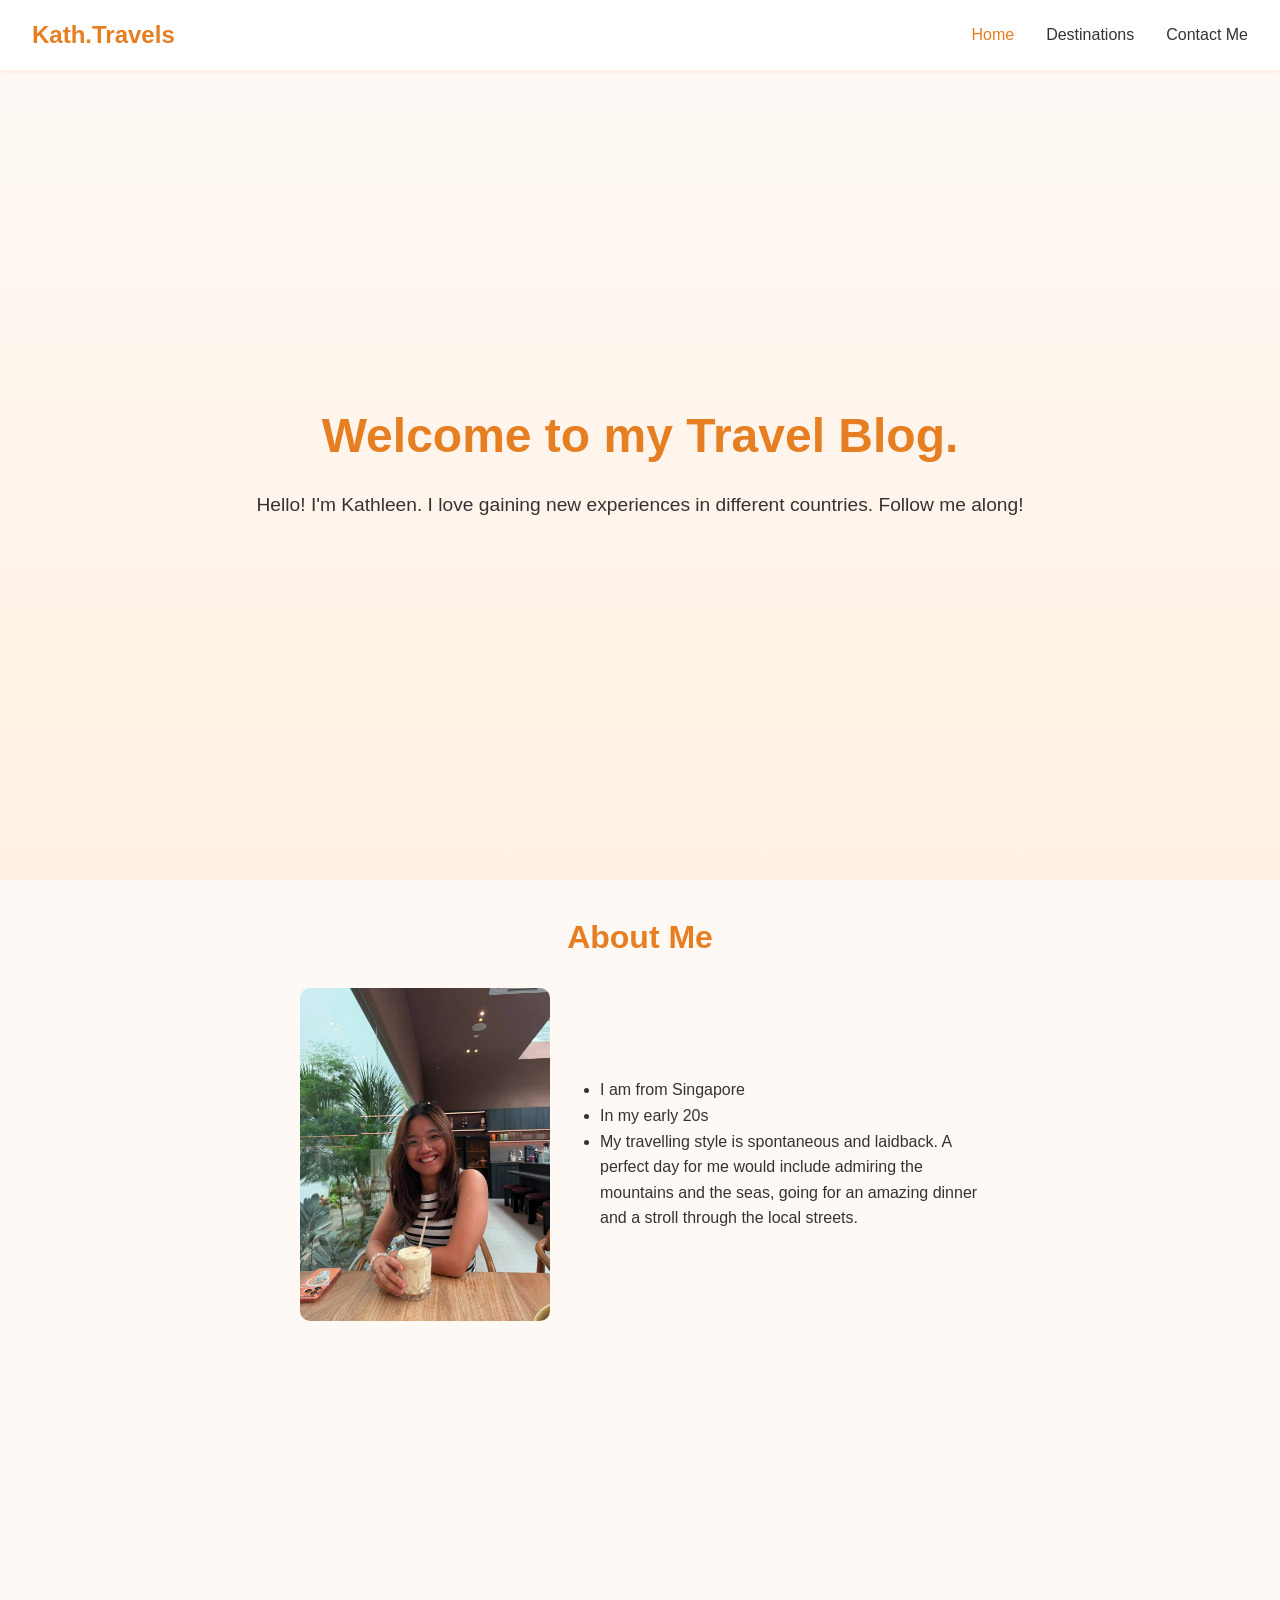
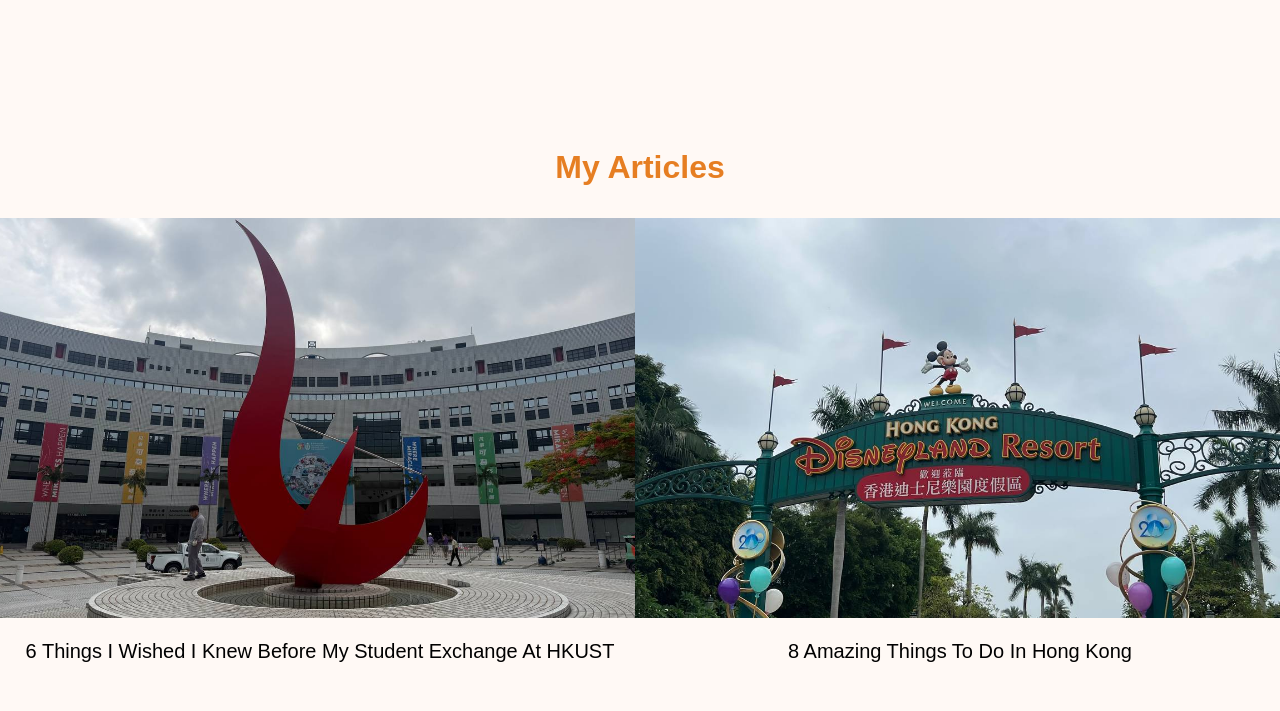
<file: index.html>
<!DOCTYPE html>
<html lang="en"> <!--Primary Content is English-->
<head><!--The head section contains metadata (data processed by browser and search engines that is not visible on the webpage)-->
    <meta charset="UTF-8"> <!--Character encoding scheme, prevents browser from rendering broken symbols-->
    <meta name="viewport" content="width=device-width, initial-scale=1.0"> <!--Mobile responsiveness-->
    <title>Kath.Travels</title>
    <link rel="stylesheet" href="style.css">
</head>

<body>
    <!--Navigation Bar in Desktop View-->
    <nav class="navbar">
    <a href="index.html" class="logo">Kath.Travels</a>

    <!--Menu-->

    <ul class="side-bar">
        <li onclick=hideSidebar() style="cursor:pointer"><svg xmlns="http://www.w3.org/2000/svg" height="24px" viewBox="0 -960 960 960" width="24px" fill="#black"><path d="m256-200-56-56 224-224-224-224 56-56 224 224 224-224 56 56-224 224 224 224-56 56-224-224-224 224Z"/></svg></li>
        <li><a href="index.html" class="active">Home</a></li>
        <li><a href="destinations.html">Destinations</a></li>
        <li><a href="contact.html">Contact Me</a></li>
       
    </ul>

    <ul class="nav-links">
        <li class = "hideOnMobile"><a href="index.html" class="active">Home</a></li>
        <li class = "hideOnMobile"><a href="destinations.html">Destinations</a></li>
        <li class = "hideOnMobile"><a href="contact.html">Contact Me</a></li>
        <li onclick=showSidebar() style="cursor:pointer" class="menubutton"><svg xmlns="http://www.w3.org/2000/svg" height="24px" viewBox="0 -960 960 960" width="24px" fill="black"><path d="M120-240v-80h720v80H120Zm0-200v-80h720v80H120Zm0-200v-80h720v80H120Z"/></svg></li>
    </ul>
    </nav>

    <section id="home-page">
        <!-- Home-Text -->
        <div id="home-text">
            <h1>Welcome to my Travel Blog.</h1>
            <p>Hello! I'm Kathleen. I love gaining new experiences in different countries. Follow me along! </p>
        </div>

        <!-- About Me -->
         <div id="about-me-content">
        <div id="about-me-title"><h2>About Me</h2></div>
        <div id="about-me">
            <img id="about-me-photo" src="image/Me.jpg">
            <ul id = about-me-points>
                <li>I am from Singapore</li>
                <li>In my early 20s</li>
                <li>My travelling style is spontaneous and laidback. A perfect day for me 
                    would include admiring the mountains and the seas, going for an amazing dinner
                    and a stroll through the local streets.</li>
            </ul>
        </div>
        </div>
    </section>

    <section id="articles">
        <h2>My Articles</h2>
        <div id="articles-showcase">
            <div class="article-set">
            <a href="hkust.html"><img src="image/HKUST.jpg" class="article-picture"></a>
            <h2>6 Things I Wished I Knew Before My Student Exchange At HKUST</h2>
            </div>

            <div class="article-set">
            <a href="hk-what-to-do.html"><img src="image/Disneyland.jpg" class="article-picture"></a>
            <h2>8 Amazing Things To Do In Hong Kong</h2>
            </div>
        <div>
    </section>
        <!-- Link your external JavaScript file here -->
    <script src="index.js"></script>

</body>
</file>
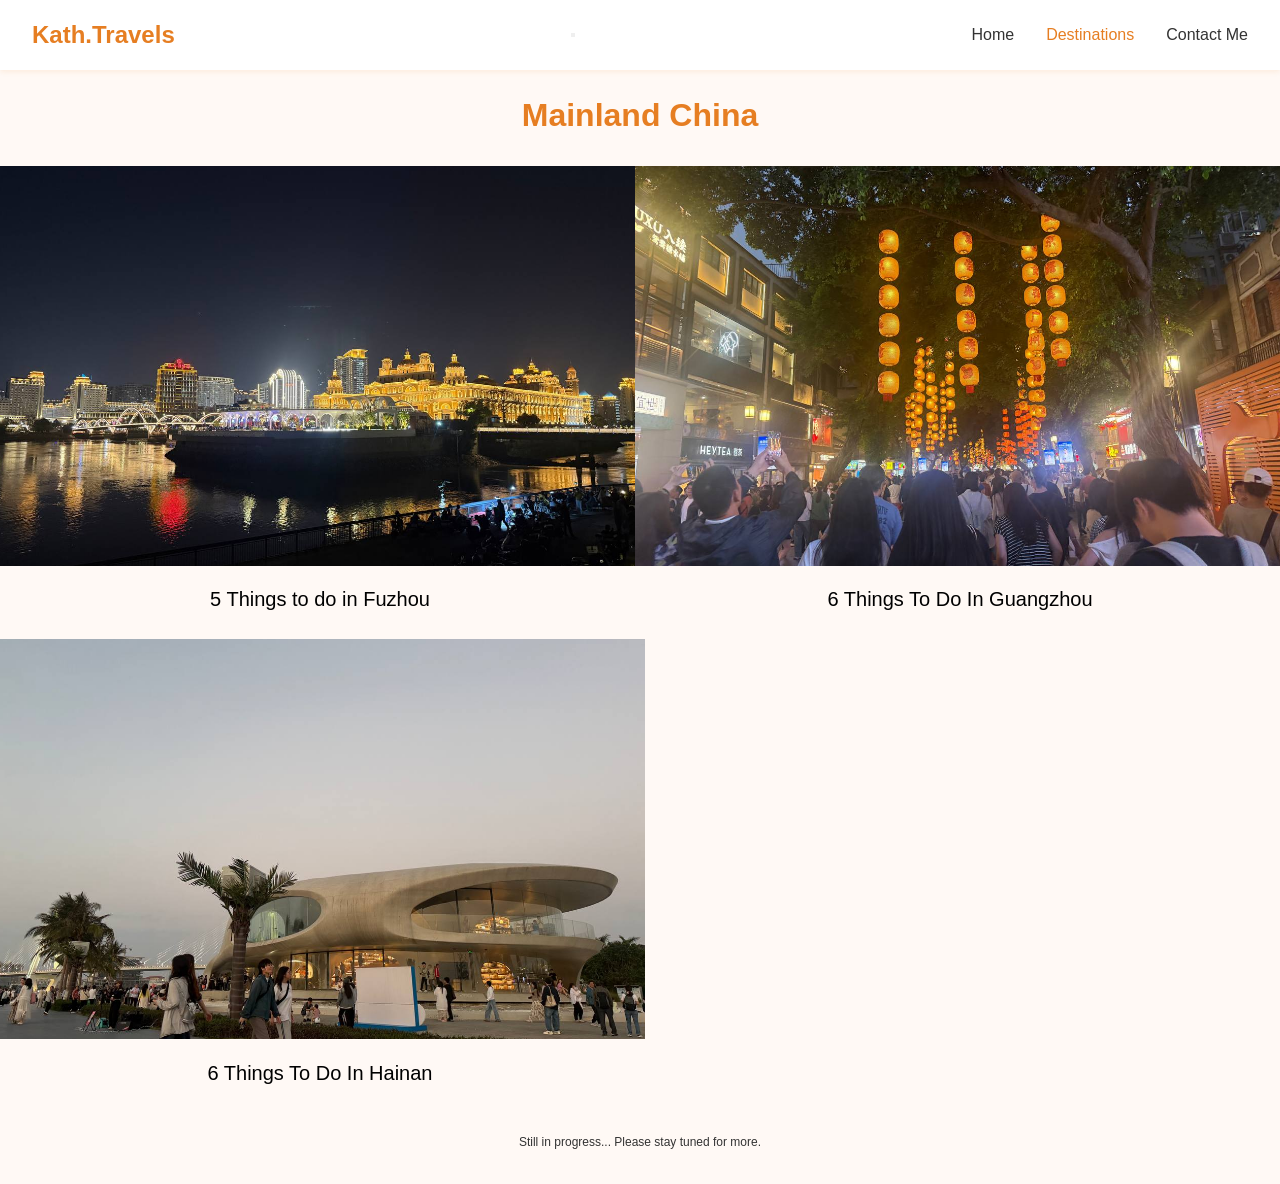
<file: china.html>
<!DOCTYPE html>
<html lang="en">
<head>
    <meta charset="UTF-8">
    <meta name="viewport" content="width=device-width, initial-scale=1.0">
    <title>Hong Kong</title>
    <link rel="stylesheet" href="style.css">
</head>
<body>
    <nav class="navbar">
        <a href="#" class="logo" onclick="switchSection('home-page')">Kath.Travels</a>

    <button class="menu-toggle" aria-label="Toggle navigation">
        <span class="bar"></span>
        <span class="bar"></span>
        <span class="bar"></span>
    </button>

        <ul class="nav-links">
            <li><a href="index.html" >Home</a></li>
            <li><a href="destinations.html"class="active" >Destinations</a></li>
            <li><a href="contact.html">Contact Me</a></li>
        </ul>
    </nav>

    <section id="articles">
        <h2>Mainland China</h2>
        <div id="articles-showcase">
            <div class="article-set">
            <a href="fuzhou.html"><img src="image/fuzhou-cover.jpg" class="article-picture"></a>
            <h2>5 Things to do in Fuzhou</h2>
            </div>

            <div class="article-set">
            <a href="guangzhou.html"><img src="image/guangzhou-cover.jpg" class="article-picture"></a>
            <h2>6 Things To Do In Guangzhou</h2>
            </div>

            <div class="article-set">
            <a href="hainan.html"><img src="image/hainan-cover.jpg" class="article-picture"></a>
            <h2>6 Things To Do In Hainan</h2>
            </div>
        <div>
    </section>

    <footer class="footer">
        <p>Still in progress... Please stay tuned for more.</p>
    </footer>   
    
    <script src="index.js"></script>
</body>
</html>
</file>
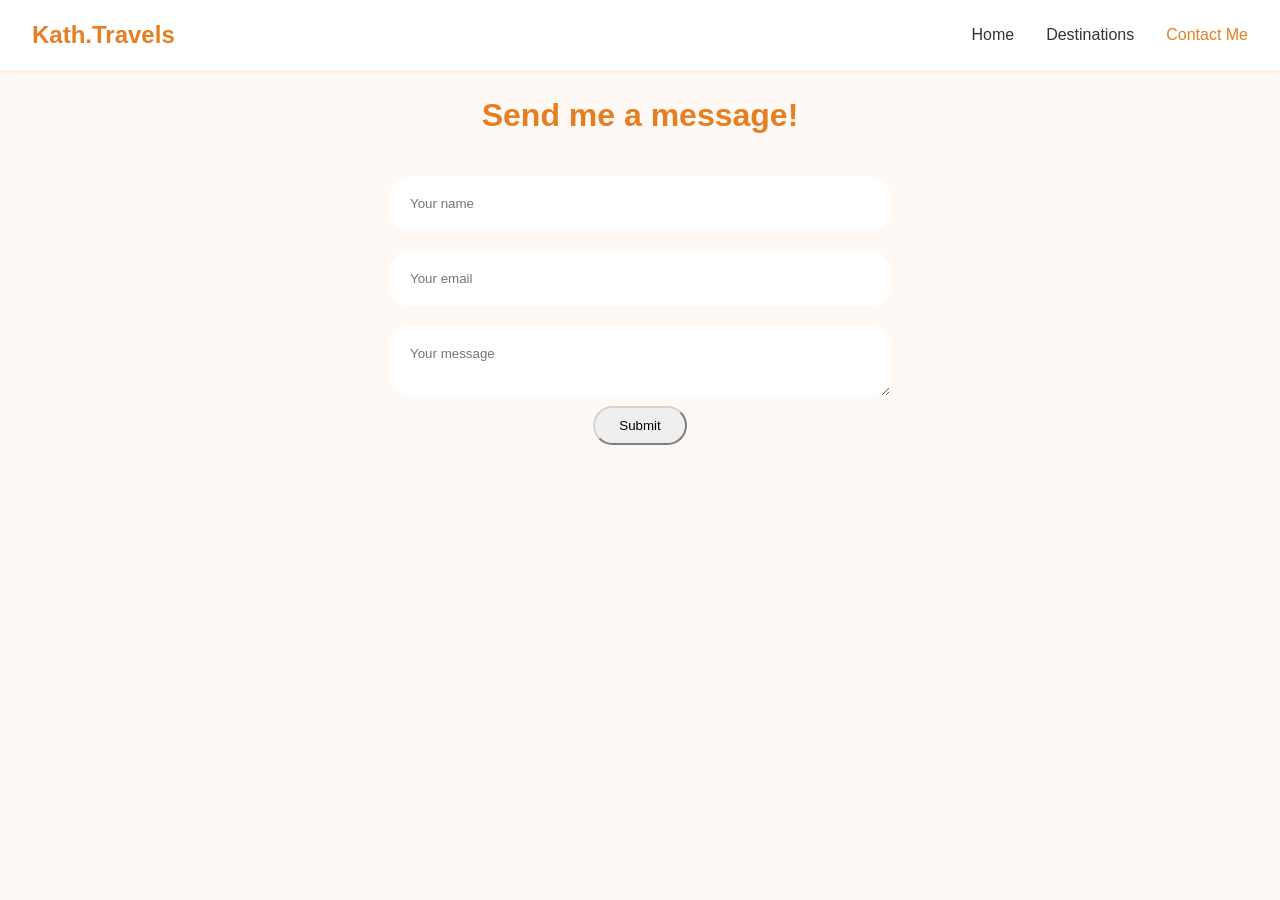
<file: contact.html>
<!DOCTYPE html>
<html lang="en"> <!--Primary Content is English-->
<head><!--The head section contains metadata (data processed by browser and search engines that is not visible on the webpage)-->
    <meta charset="UTF-8"> <!--Character encoding scheme, prevents browser from rendering broken symbols-->
    <meta name="viewport" content="width=device-width, initial-scale=1.0"> <!--Mobile responsiveness-->
    <title>Kath.Travels</title>
    <link rel="stylesheet" href="style.css">
</head>

<body>
    <!--Navigation Bar in Desktop View-->
    <nav class="navbar">
    <a href="index.html" class="logo">Kath.Travels</a>

    <!--Menu-->

    <ul class="side-bar">
        <li onclick=hideSidebar() style="cursor:pointer"><svg xmlns="http://www.w3.org/2000/svg" height="24px" viewBox="0 -960 960 960" width="24px" fill="#black"><path d="m256-200-56-56 224-224-224-224 56-56 224 224 224-224 56 56-224 224 224 224-56 56-224-224-224 224Z"/></svg></li>
        <li><a href="index.html" >Home</a></li>
        <li><a href="destinations.html" >Destinations</a></li>
        <li><a href="contact.html" class="active">Contact Me</a></li>
       
    </ul>

    <ul class="nav-links">
        <li class = "hideOnMobile"><a href="index.html">Home</a></li>
        <li class = "hideOnMobile"><a href="destinations.html">Destinations</a></li>
        <li class = "hideOnMobile"><a href="contact.html" class="active">Contact Me</a></li>
        <li onclick=showSidebar() style="cursor:pointer" class="menubutton"><svg xmlns="http://www.w3.org/2000/svg" height="24px" viewBox="0 -960 960 960" width="24px" fill="black"><path d="M120-240v-80h720v80H120Zm0-200v-80h720v80H120Zm0-200v-80h720v80H120Z"/></svg></li>
    </ul>
    </nav>

    <div class="contact">
        <form action="https://api.web3forms.com/submit" method="POST" class="form">
            <input type="hidden" name="access_key" value="60d6ff5a-426a-421f-bd92-e056dc4e4431">
            <h2>Send me a message!</h2>
            <input type="text" name="name" placeholder="Your name" class="contact-inputs" required>
            <input type="email" name="email" placeholder="Your email" class="contact-inputs" required>
            <textarea name = "message" placeholder="Your message" class="contact-inputs" required></textarea>
            <button class="button" type="submit">Submit</button>
        </form> 
    </div>

</body>
    <script src="index.js"></script>
</html>
</file>
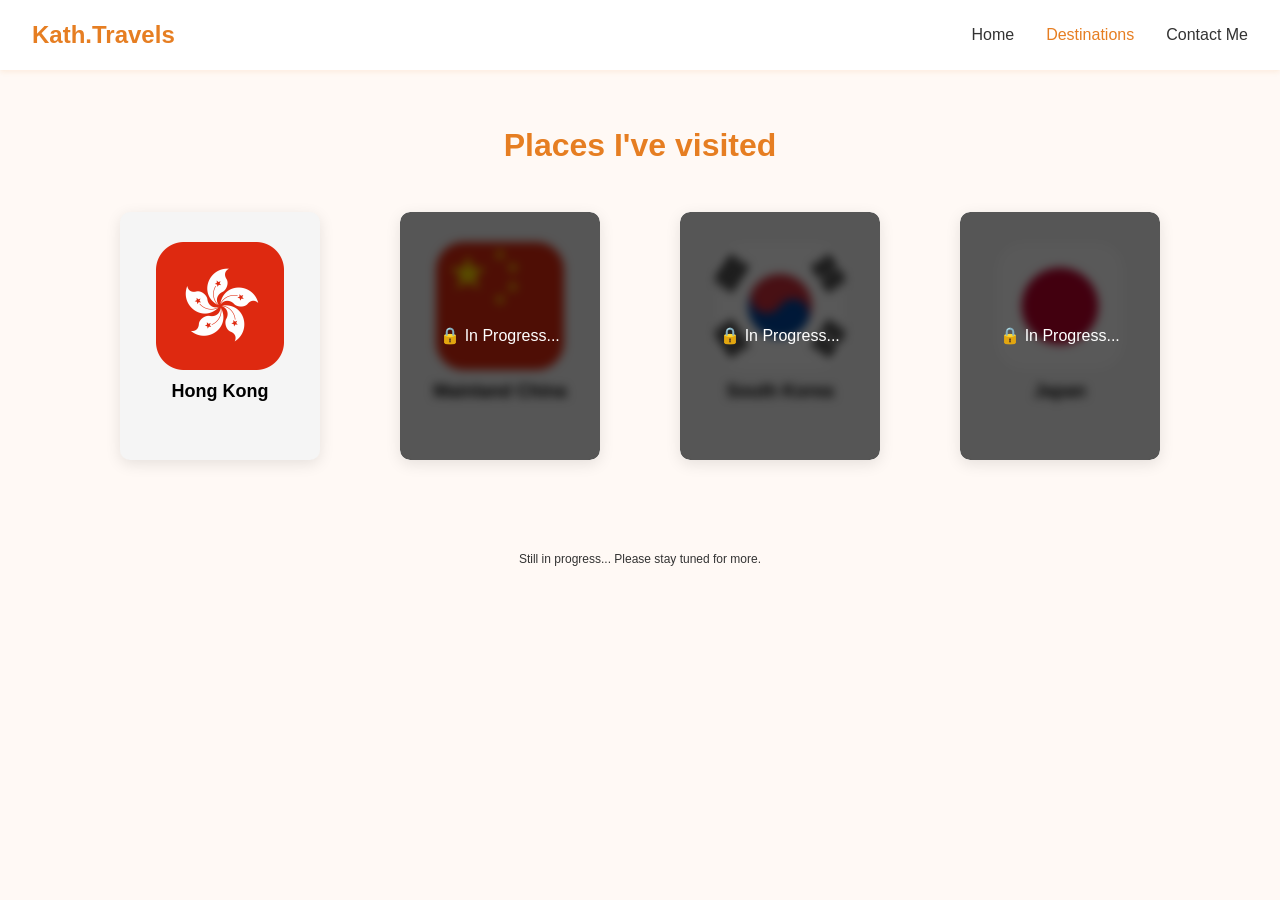
<file: destinations.html>
<!DOCTYPE html>
<html lang="en"> <!--Primary Content is English-->
<head><!--The head section contains metadata (data processed by browser and search engines that is not visible on the webpage)-->
    <meta charset="UTF-8"> <!--Character encoding scheme, prevents browser from rendering broken symbols-->
    <meta name="viewport" content="width=device-width, initial-scale=1.0"> <!--Mobile responsiveness-->
    <title>Kath.Travels</title>
    <link rel="stylesheet" href="style.css">
</head>

<body>
    <!--Navigation Bar in Desktop View-->
    <nav class="navbar">
    <a href="index.html" class="logo">Kath.Travels</a>

    <!--Menu-->

    <ul class="side-bar">
        <li onclick=hideSidebar() style="cursor:pointer"><svg xmlns="http://www.w3.org/2000/svg" height="24px" viewBox="0 -960 960 960" width="24px" fill="#black"><path d="m256-200-56-56 224-224-224-224 56-56 224 224 224-224 56 56-224 224 224 224-56 56-224-224-224 224Z"/></svg></li>
        <li><a href="index.html" >Home</a></li>
        <li><a href="destinations.html" class="active">Destinations</a></li>
        <li><a href="contact.html">Contact Me</a></li>
       
    </ul>

    <ul class="nav-links">
        <li class = "hideOnMobile"><a href="index.html">Home</a></li>
        <li class = "hideOnMobile"><a href="destinations.html" class="active">Destinations</a></li>
        <li class = "hideOnMobile"><a href="contact.html">Contact Me</a></li>
        <li onclick=showSidebar() style="cursor:pointer" class="menubutton"><svg xmlns="http://www.w3.org/2000/svg" height="24px" viewBox="0 -960 960 960" width="24px" fill="black"><path d="M120-240v-80h720v80H120Zm0-200v-80h720v80H120Zm0-200v-80h720v80H120Z"/></svg></li>
    </ul>
    </nav>

    <!--Content-->
        <div class="destinations-content">
        <h2>Places I've visited</h2>
        <div class="destinations-cards">
            <!-- Hong Kong Card -->
            <div class="destination-card-set">
                <a href="hongkong.html"><img class="card-image" src="image/Hong Kong.png"></a>
                <h2>Hong Kong</h2>
            </div>
            <!--Mainland China Card -->
            <div class="destination-card-set locked">
                <a href="china.html" tabindex="-1"><img class="card-image" src="image/Mainland China.png"></a>
                <h2>Mainland China</h2>
                <div class="locked">🔒 In Progress...</div>
            </div>
            <!--Korea Card -->
            <div class="destination-card-set locked">
                <a href="korea.html" tabindex="-1"><img class="card-image" src="image/Korea.png"></a>
                <h2>South Korea</h2>
                <div class="locked">🔒 In Progress...</div>
            </div>
            <!-- Japan Card -->
            <div class="destination-card-set locked">
                <a href="japan.html" tabindex="-1"><img class="card-image" src="image/Japan.png"></a>
                <h2>Japan</h2>
                <div class="locked">🔒 In Progress...</div>
            </div>


            </a>
        </div>
        </div>

    <footer class="footer">
        <p>Still in progress... Please stay tuned for more.</p>
    </footer>   

</body>
    <script src="index.js"></script>
</html>
</file>
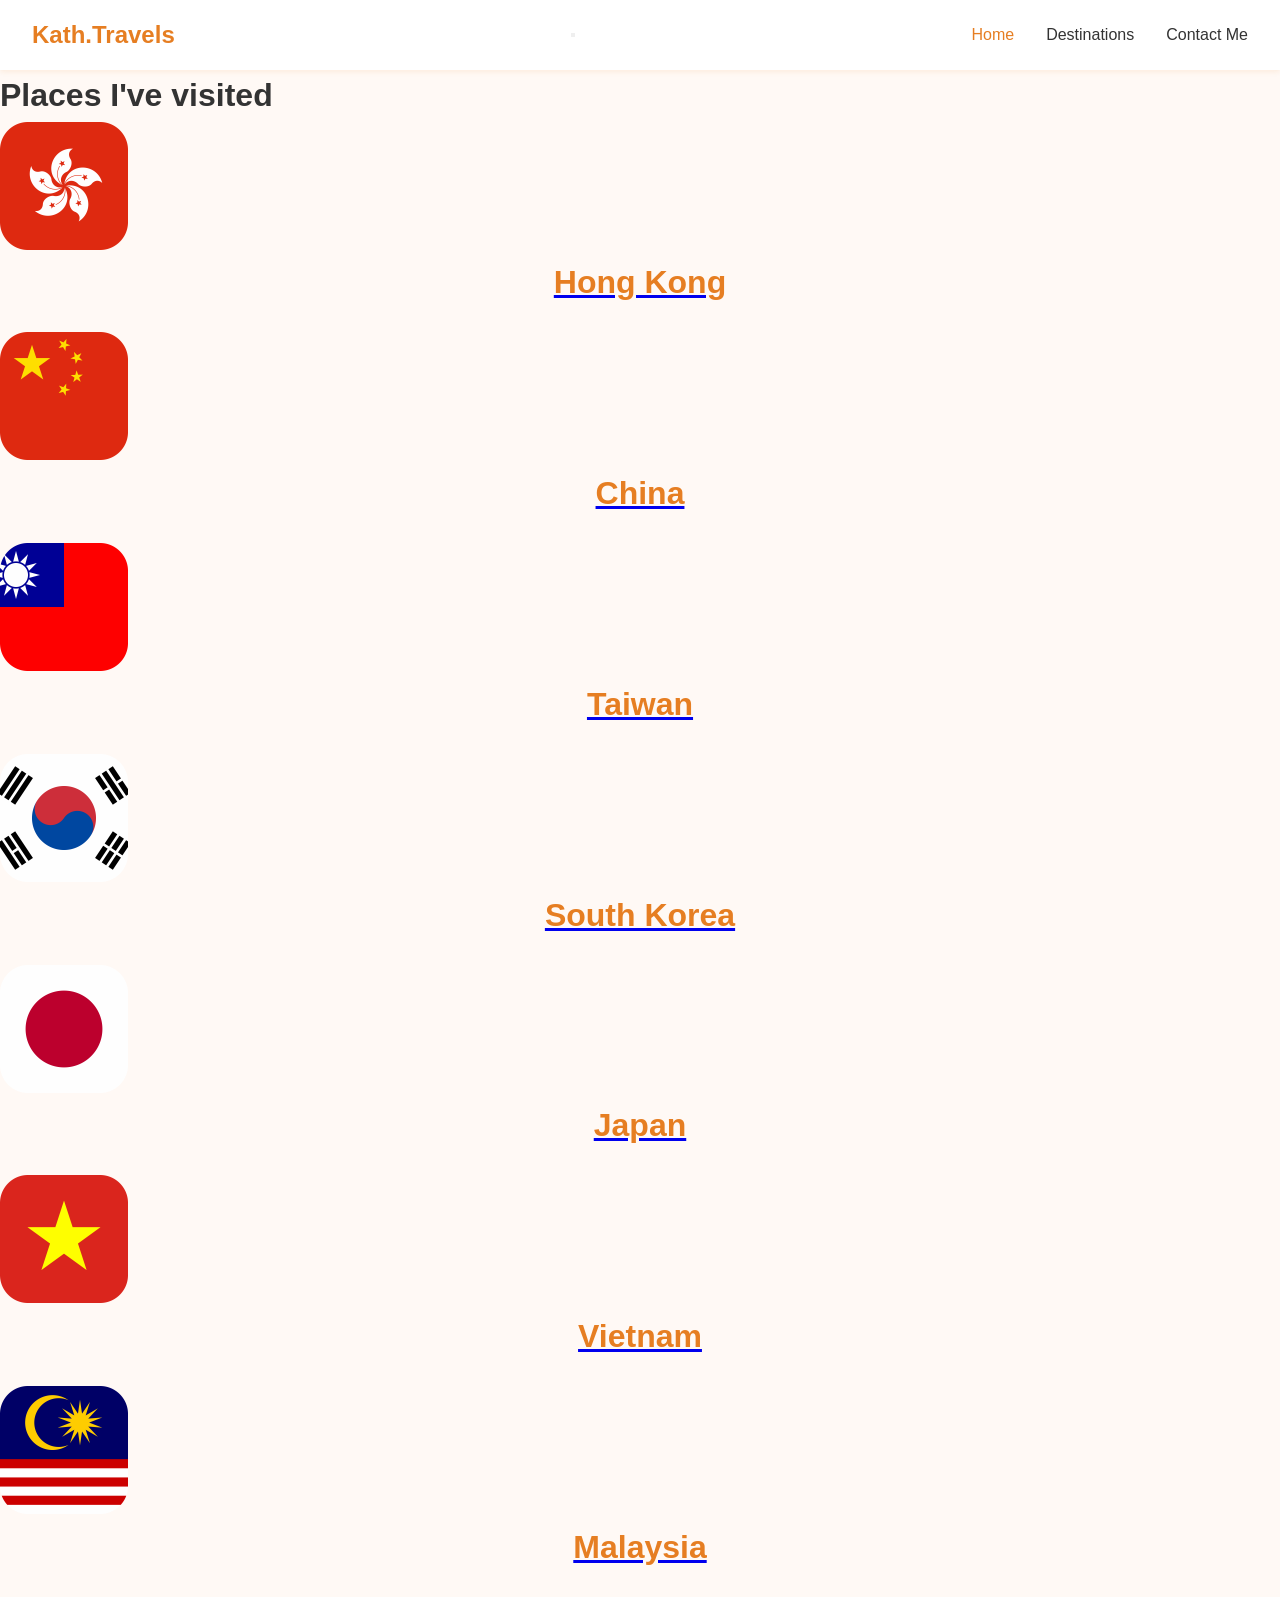
<file: destinationsfull.html>
<!DOCTYPE html>
<html lang="en">

<head>
    <meta charset="UTF-8">
    <meta name="viewport" content="width=device-width, initial-scale=1.0">
    <title>Destinations</title>
    <link rel="stylesheet" href="style.css">
</head>

<body>
    <nav class="navbar">
        <a href="#" class="logo" onclick="switchSection('home-page')">Kath.Travels</a>

    <button class="menu-toggle" aria-label="Toggle navigation">
        <span class="bar"></span>
        <span class="bar"></span>
        <span class="bar"></span>
    </button>

        <ul class="nav-links">
            <!-- Note: Changed active link target to #home-page if you use JS navigation later -->
            <li><a href="index.html" class="active">Home</a></li>
            <li><a href="destinations.html">Destinations</a></li>
            <li><a href="contact.html">Contact Me</a></li>
        </ul>
    </nav>

    <main class="destinations-container">
        <h1 class="page-title">Places I've visited</h1>

        <div class="destinations-grid">
            <!-- Hong Kong Card -->
            <a href="hongkong.html" class="destination-card">
                <div class="card-content">
                    <img id="hk" src="image/Hong Kong.png">
                    <h2>Hong Kong</h2>
                </div>
            </a>


            <!-- Mainland China Card -->
            <a href="china.html" class="destination-card">
                <div class="card-content">
                    <img id="cn" src="image/Mainland China.png">
                    <h2>China</h2>
                </div>
            </a>

                 <!-- Taiwan Card -->
            <a href="taiwan.html" class="destination-card">
                <div class="card-content">
                    <img id="tw" src="image/Taiwan.png">
                    <h2>Taiwan</h2>
                </div>
            </a>

            <!-- South Korea Card -->
            <a href="korea.html" class="destination-card">
                <div class="card-content">
                    <img id="kr" src="image/Korea.png">
                    <h2>South Korea</h2>
                </div>
            </a>

            <!-- Japan Card -->
            <a href="japan.html" class="destination-card">
                <div class="card-content">
                    <img id="jp" src="image/Japan.png">
                    <h2>Japan</h2>
                </div>
            </a>

            <!-- Vietnam Card -->
            <a href="vietnam.html" class="destination-card">
                <div class="card-content">
                    <img id="vn" src="image/Vietnam.png">
                    <h2>Vietnam</h2>
                </div>
            </a>

            <!-- Malaysia Card -->
            <a href="malaysia.html" class="destination-card">
                <div class="card-content">
                    <img id="my" src="image/Malaysia.png">
                    <h2>Malaysia</h2>
                </div>
            </a>
        </div>
    </main>

<script src="index.js"></script>
</body>

</html>
</file>
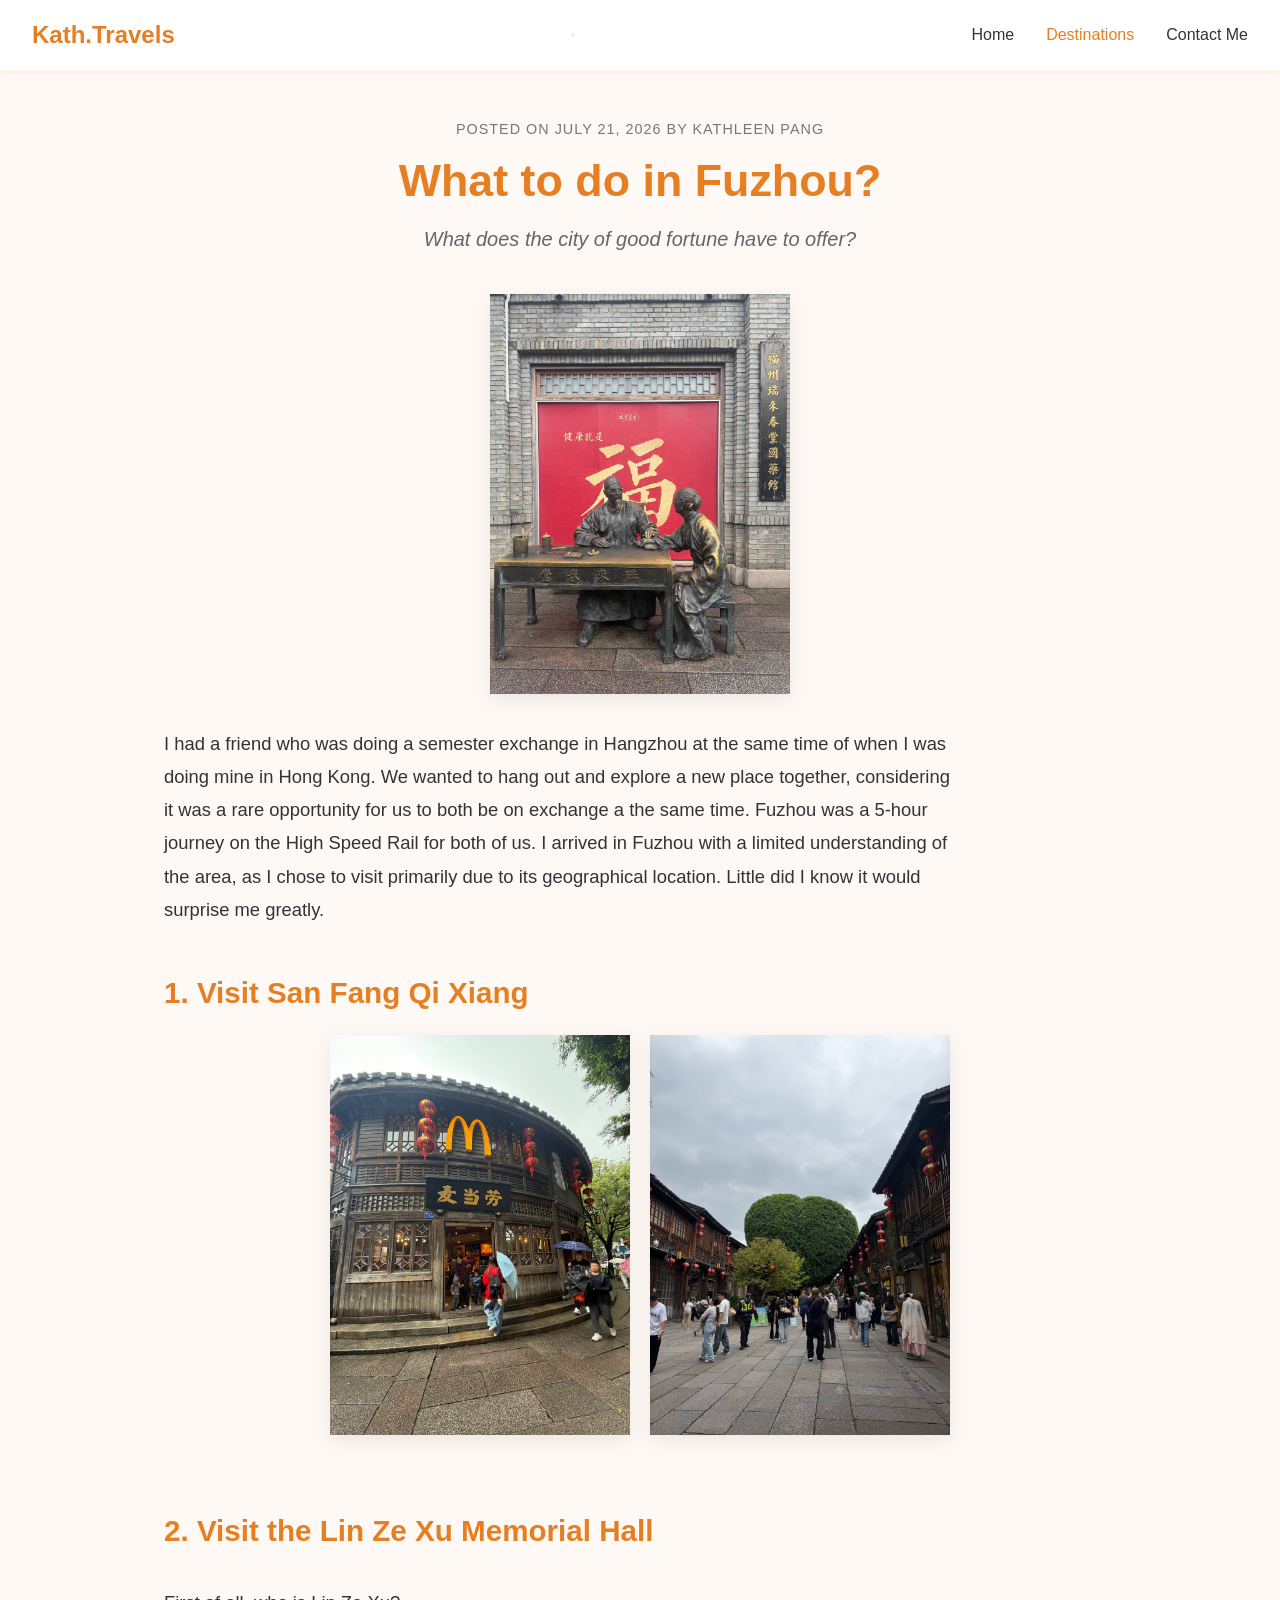
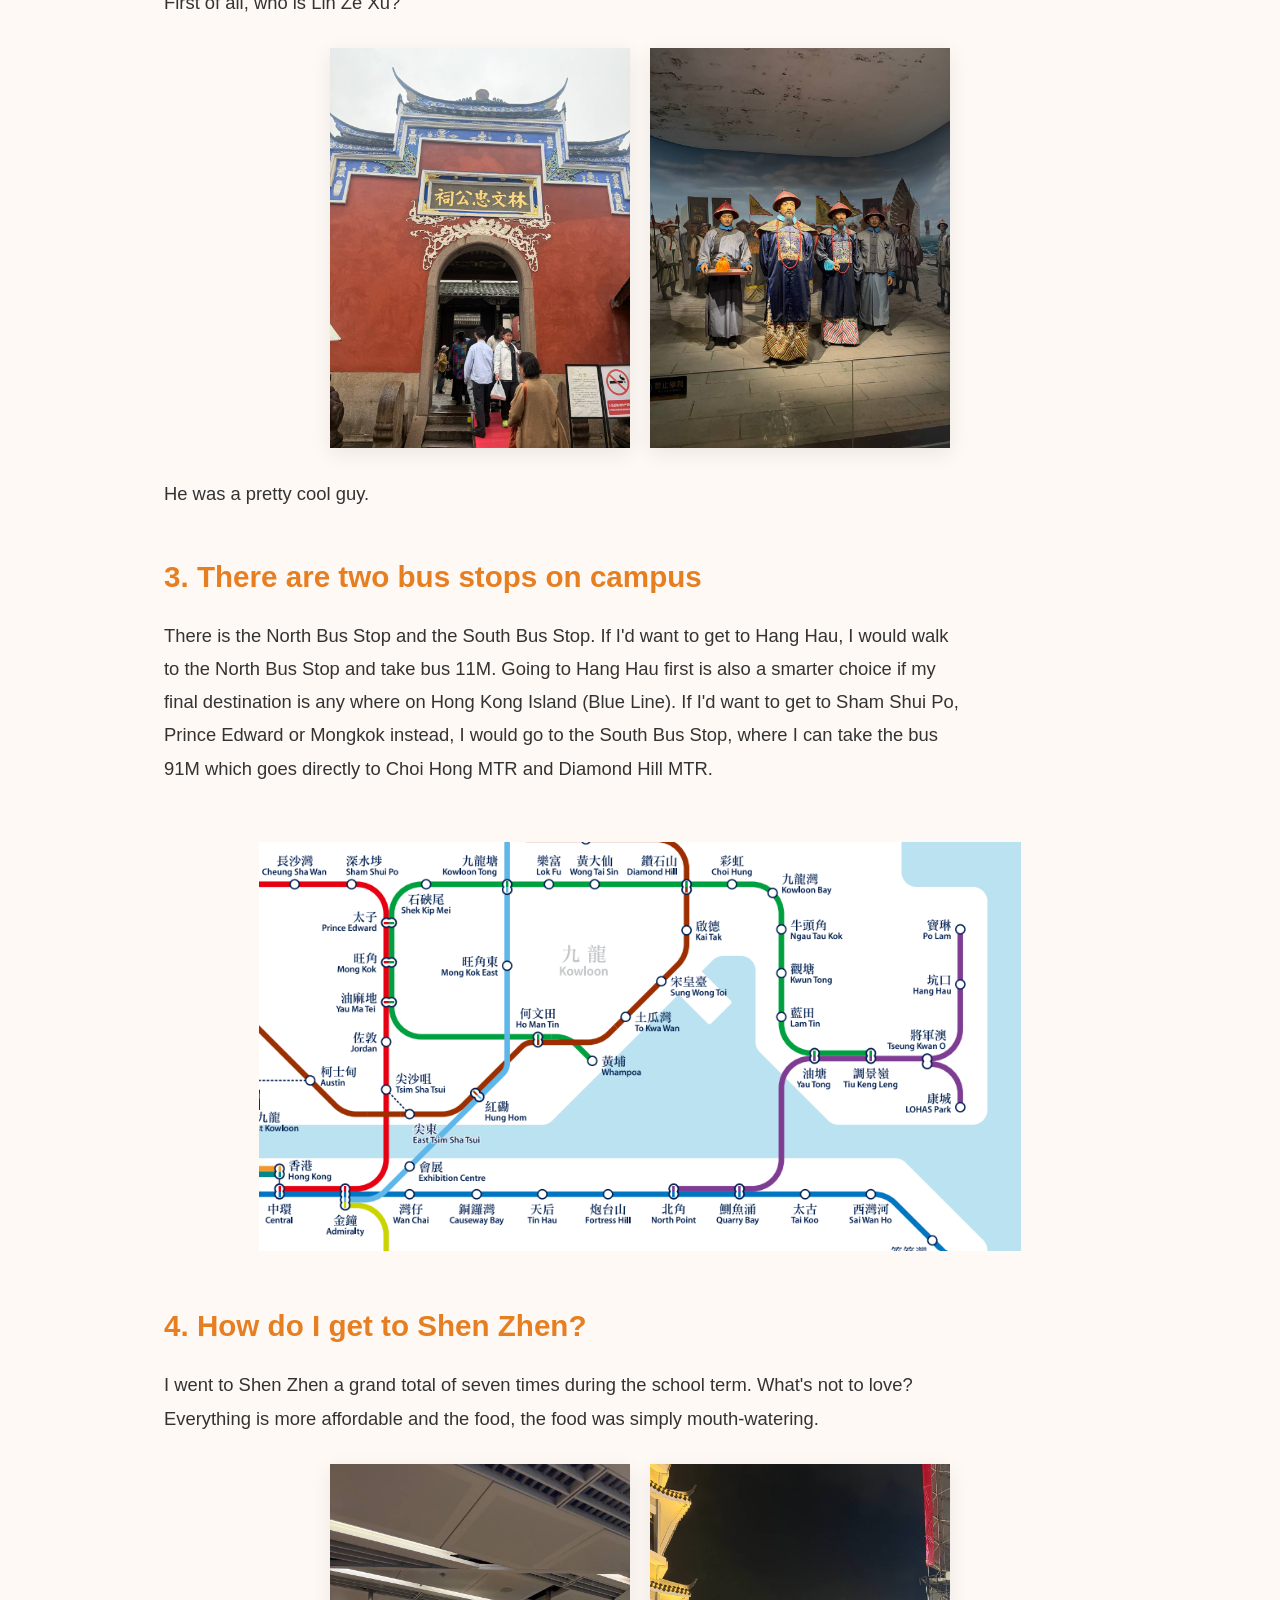
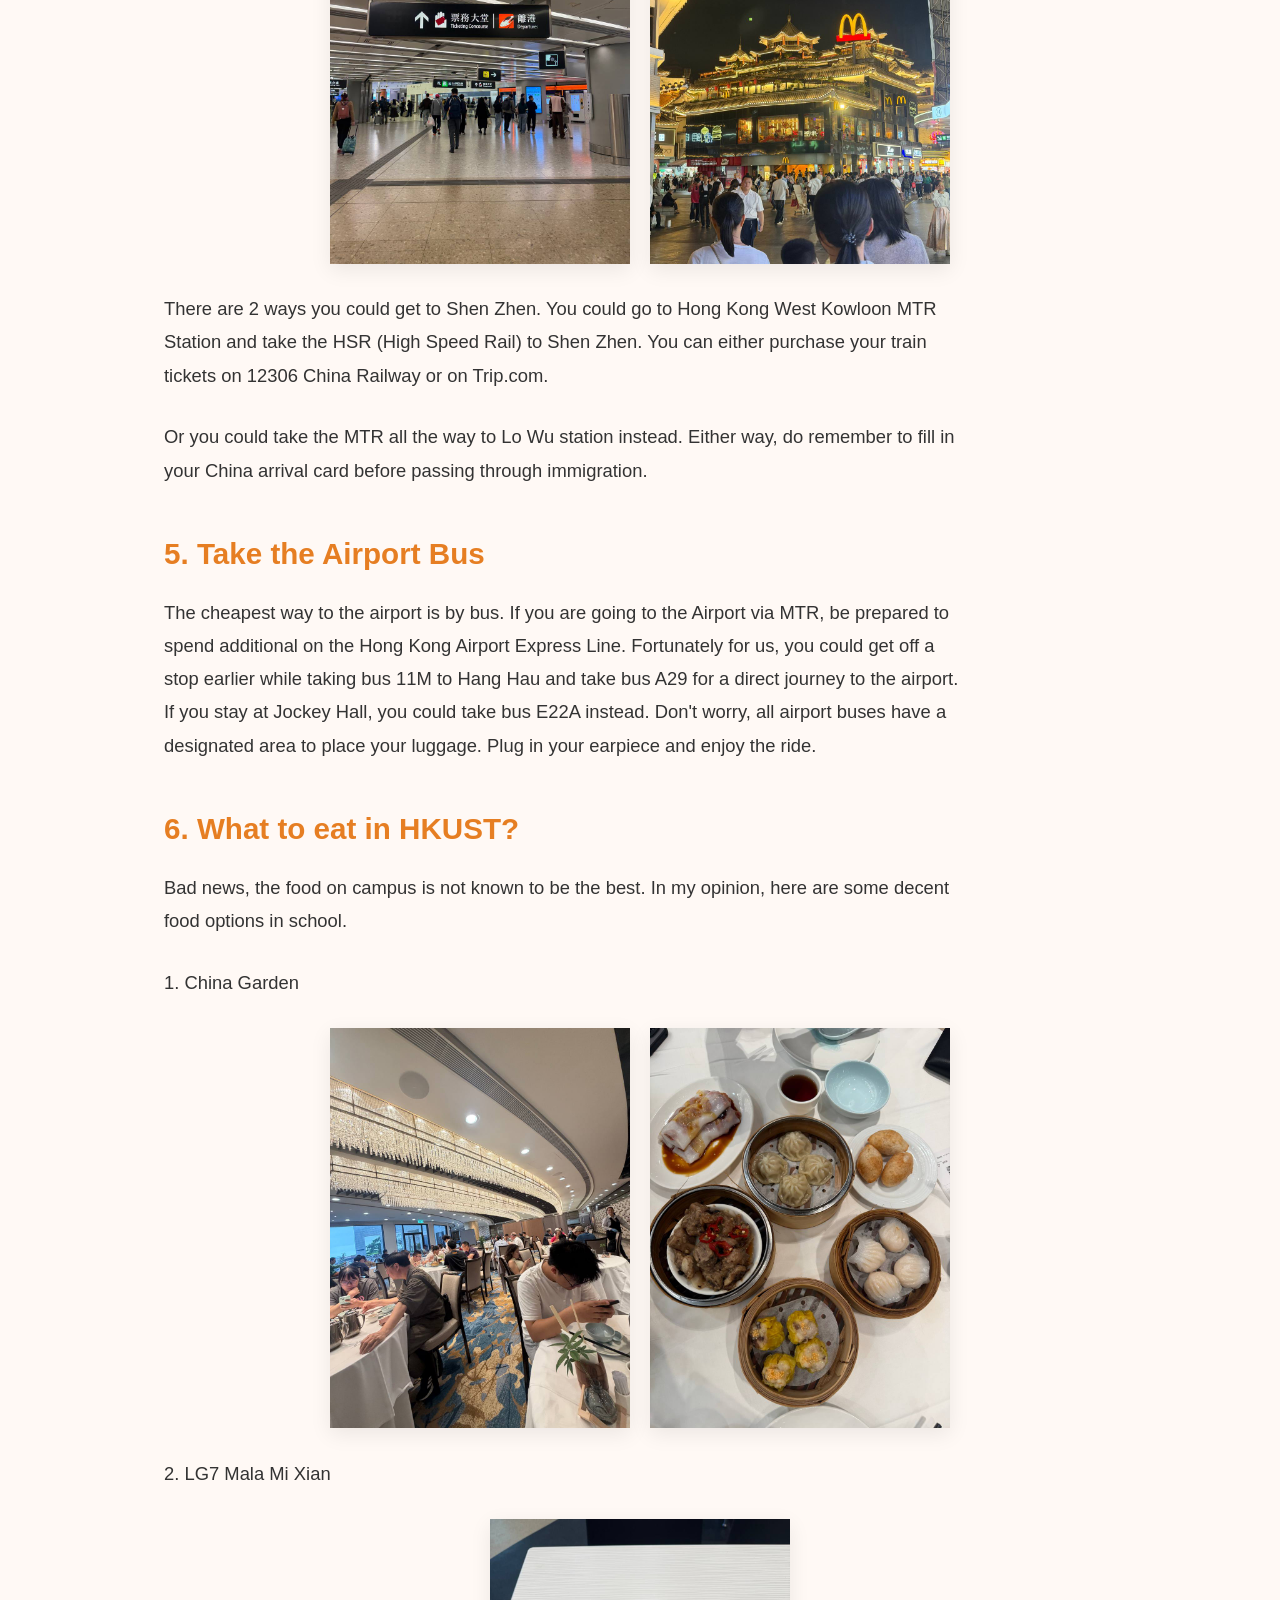
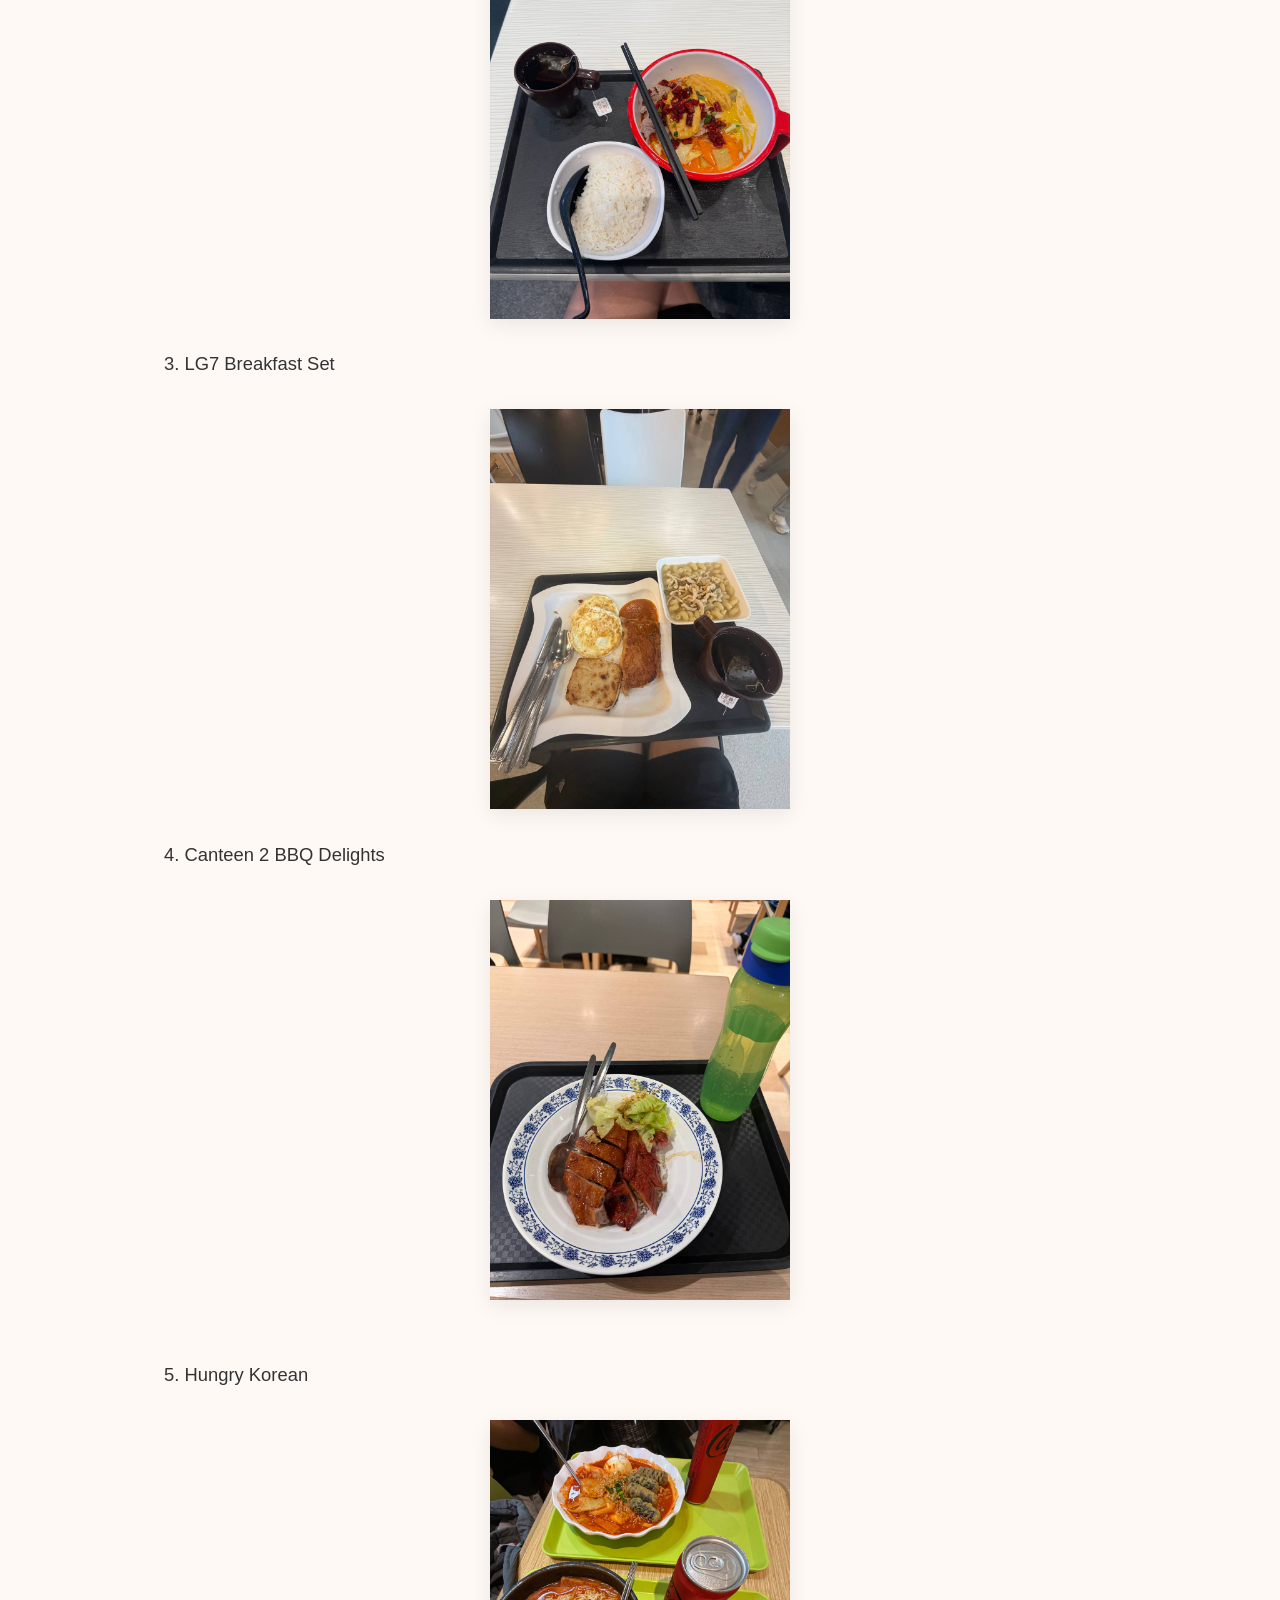
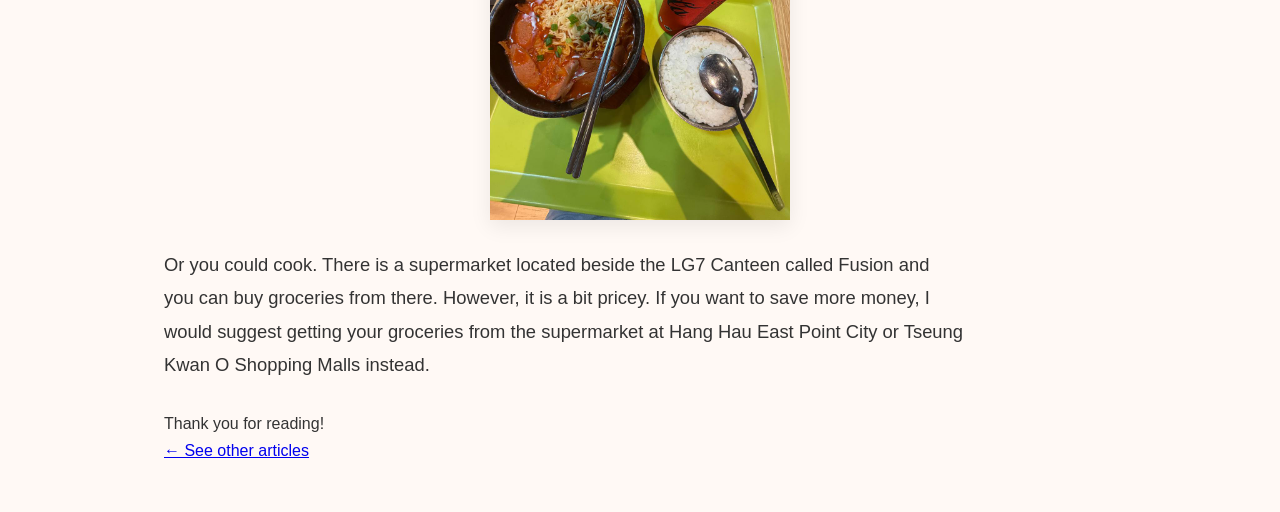
<file: fuzhou.html>
<!DOCTYPE html>
<html lang="en">

<head>
    <meta charset="UTF-8">
    <meta name="viewport" content="width=device-width, initial-scale=1.0">
    <title>What to do in Fuzhou?</title>
    <link rel="stylesheet" href="posts.css">
</head>

<body>
    <nav class="navbar">
        <a href="#" class="logo" onclick="switchSection('home-page')">Kath.Travels</a>

    <button class="menu-toggle" aria-label="Toggle navigation">
        <span class="bar"></span>
        <span class="bar"></span>
        <span class="bar"></span>
    </button>

        <ul class="nav-links">
            <li><a href="index.html">Home</a></li>
            <li><a href="destinations.html"  class="active">Destinations</a></li>
            <li><a href="contact.html">Contact Me</a></li>
        </ul>
    </nav>

    <!-- Main Blog Layout-->
    <article class="blog-container">
        <!-- Header -->
        <header class="header">
            <div class="date">Posted on July 21, 2026 by Kathleen Pang</div>
            <h1>What to do in Fuzhou?</h1>
            <p>What does the city of good fortune have to offer?</p>
    
            </p>
        </header>

        <div class="portrait-image">
        <img src="image/fuzhou1.jpg">
        </div>

        <!-- Body Content -->
        <div class="blog-content">
            <p>
                <br>
                I had a friend who was doing a semester exchange in Hangzhou at the same time of when I was doing mine in Hong Kong.     
                We wanted to hang out and explore a new place together, considering it was a rare opportunity for us to both be on exchange a the same time.
                Fuzhou was a 5-hour journey on the High Speed Rail for both of us. I arrived in Fuzhou with a limited understanding of the area, as I chose to 
                visit primarily due to its geographical location. Little did I know it would surprise me greatly.
            </p>

            <h2>1. Visit San Fang Qi Xiang</h2>
            <div class="portrait-image">
                <img src="image/fuzhou2.jpg">
                <img src="image/fuzhou3.jpg">
            </div>
            <br>
            <p>

            <h2>2. Visit the Lin Ze Xu Memorial Hall</h2>
            <p>
            <p>
                First of all, who is Lin Ze Xu?
            <br><div class="portrait-image"><img src="image/lzx1.jpg"><img src = "image/lzx2.jpg"></div><br>
            <p>
                He was a pretty cool guy.
            </p>

            <h2>3. There are two bus stops on campus</h2>
            <p>
            There is the North Bus Stop and the South Bus Stop. If I'd want to get to Hang Hau, I would walk to the North Bus Stop and take 
            bus 11M. Going to Hang Hau first is also a smarter choice if my final destination is any where on Hong Kong Island (Blue Line). 
            If I'd want to get to Sham Shui Po, Prince Edward or Mongkok instead, I would go to the South Bus Stop, where I can take the bus 
            91M which goes directly to Choi Hong MTR and Diamond Hill MTR.</p>
            <br>
            <img src="image/MTR Map1.png" alt = "Photo of HK MTR Map" class="landscape-image">

            <h2>4. How do I get to Shen Zhen?</h2>
            <p>
                I went to Shen Zhen a grand total of seven times during the school term. What's not to love?
                Everything is more affordable and the food, the food was simply mouth-watering. 
                <br>
            <div class="portrait-image">
                <img src="image/ShenZhen4.jpg">
                <img src="image/ShenZhen3.jpg">
            </div>
            <br>
            <p>
                There are 2 ways you could get to Shen Zhen. You could go to Hong Kong West Kowloon MTR Station and take the HSR (High Speed Rail) to Shen Zhen. You can either 
                purchase your train tickets on 12306 China Railway or on Trip.com.</p>
            <p>
                Or you could take the MTR all the way to Lo Wu station instead. Either way, do remember to fill in your China arrival card
                before passing through immigration.
            </p>

            <h2>5. Take the Airport Bus</h2>
            <p>
            The cheapest way to the airport is by bus. If you are going to the Airport via MTR, be prepared to spend additional on the Hong Kong Airport
           Express Line. Fortunately for us, you could get off a stop earlier while taking bus 11M to Hang Hau and take bus A29 for a direct journey
             to the airport. If you stay at Jockey Hall, you could take bus E22A instead. Don't worry, all airport buses have a designated area to place your luggage. 
            Plug in your earpiece and enjoy the ride. </p>

            <h2>6. What to eat in HKUST?</h2>
            <p>
                Bad news, the food on campus is not known to be the best. In my opinion, here are some decent food options in school.</p>
            <p>1. China Garden</p>
                <div class="portrait-image">
                <img src="image/China.jpg" alt = "Photo of China Garden">
                <img src = "image/China2.jpg">
                </div>
            <br>
            <p>2. LG7 Mala Mi Xian</p>
            <div class="portrait-image">
            <img src="image/Mala.jpg" alt = "Photo of LG7 Mala Mixian">
            </div>
            <br>
            <p>3. LG7 Breakfast Set</p>
            <div class="portrait-image">
            <img src="image/Breakfast.jpg" alt = "Photo of LG7 Breakfast">
            </div>
            <br>
            <p>4. Canteen 2 BBQ Delights</p>
            <div class="portrait-image">
            <img src="image/BBQ.jpg" alt = "Photo of Canteen 2 BBQ Delights">
            </div>

            <br>
            <br>
            <p>5. Hungry Korean</p>
            <div class="portrait-image">
                <img src="image/Korean.jpg" alt = "Photo of Hungry Korean">
            </div>
            <br>
            <p>
                Or you could cook. There is a supermarket located beside the LG7 Canteen called Fusion and you can buy
                groceries from there. However, it is a bit pricey. If you want to save more money, I would suggest getting your groceries from
                the supermarket at Hang Hau East Point City or Tseung Kwan O Shopping Malls instead.
            </p>

        <div class = "conclusion">Thank you for reading!
        </div>
        </div>

        <!-- Footer Navigation Link -->
        <footer class="blog-footer">
            <a href="hongkong.html">← See other articles</a>
        </footer>

    </article>

    <script src="index.js"></script>
</body>

</html>
</file>
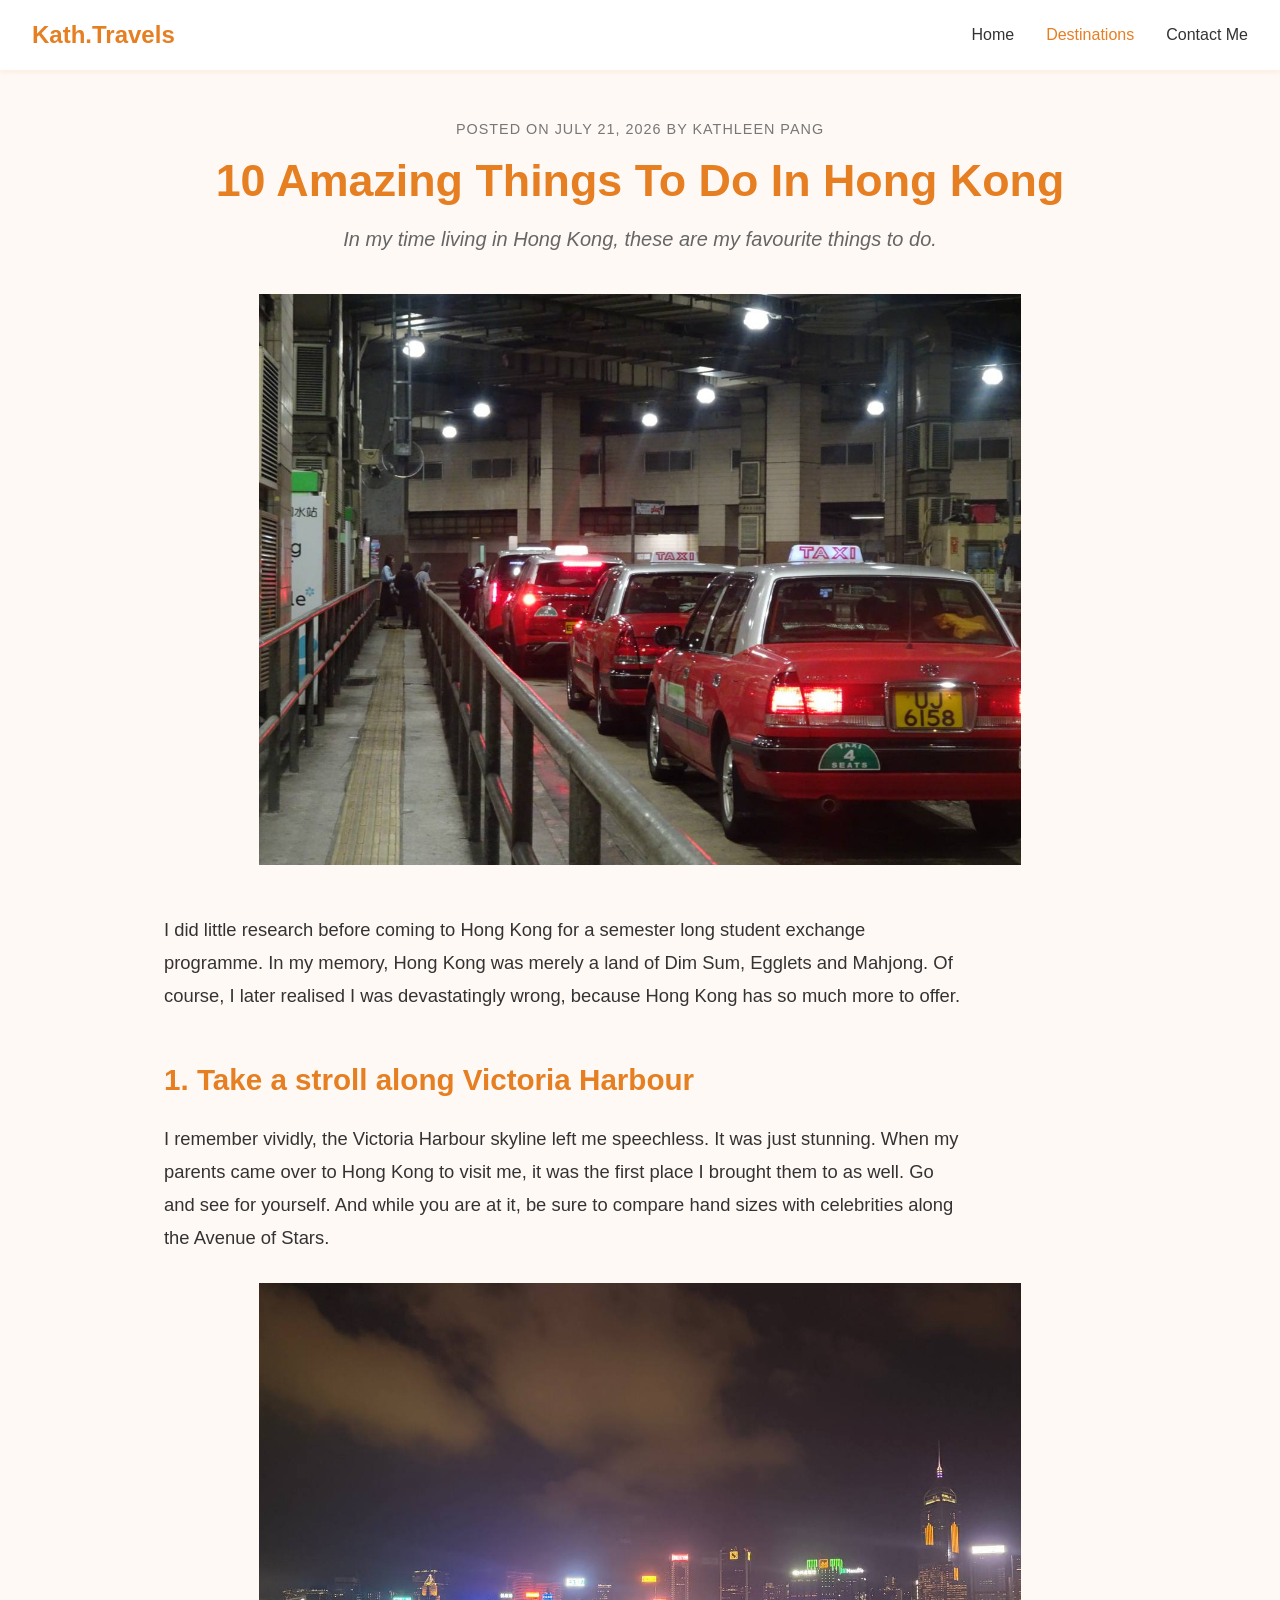
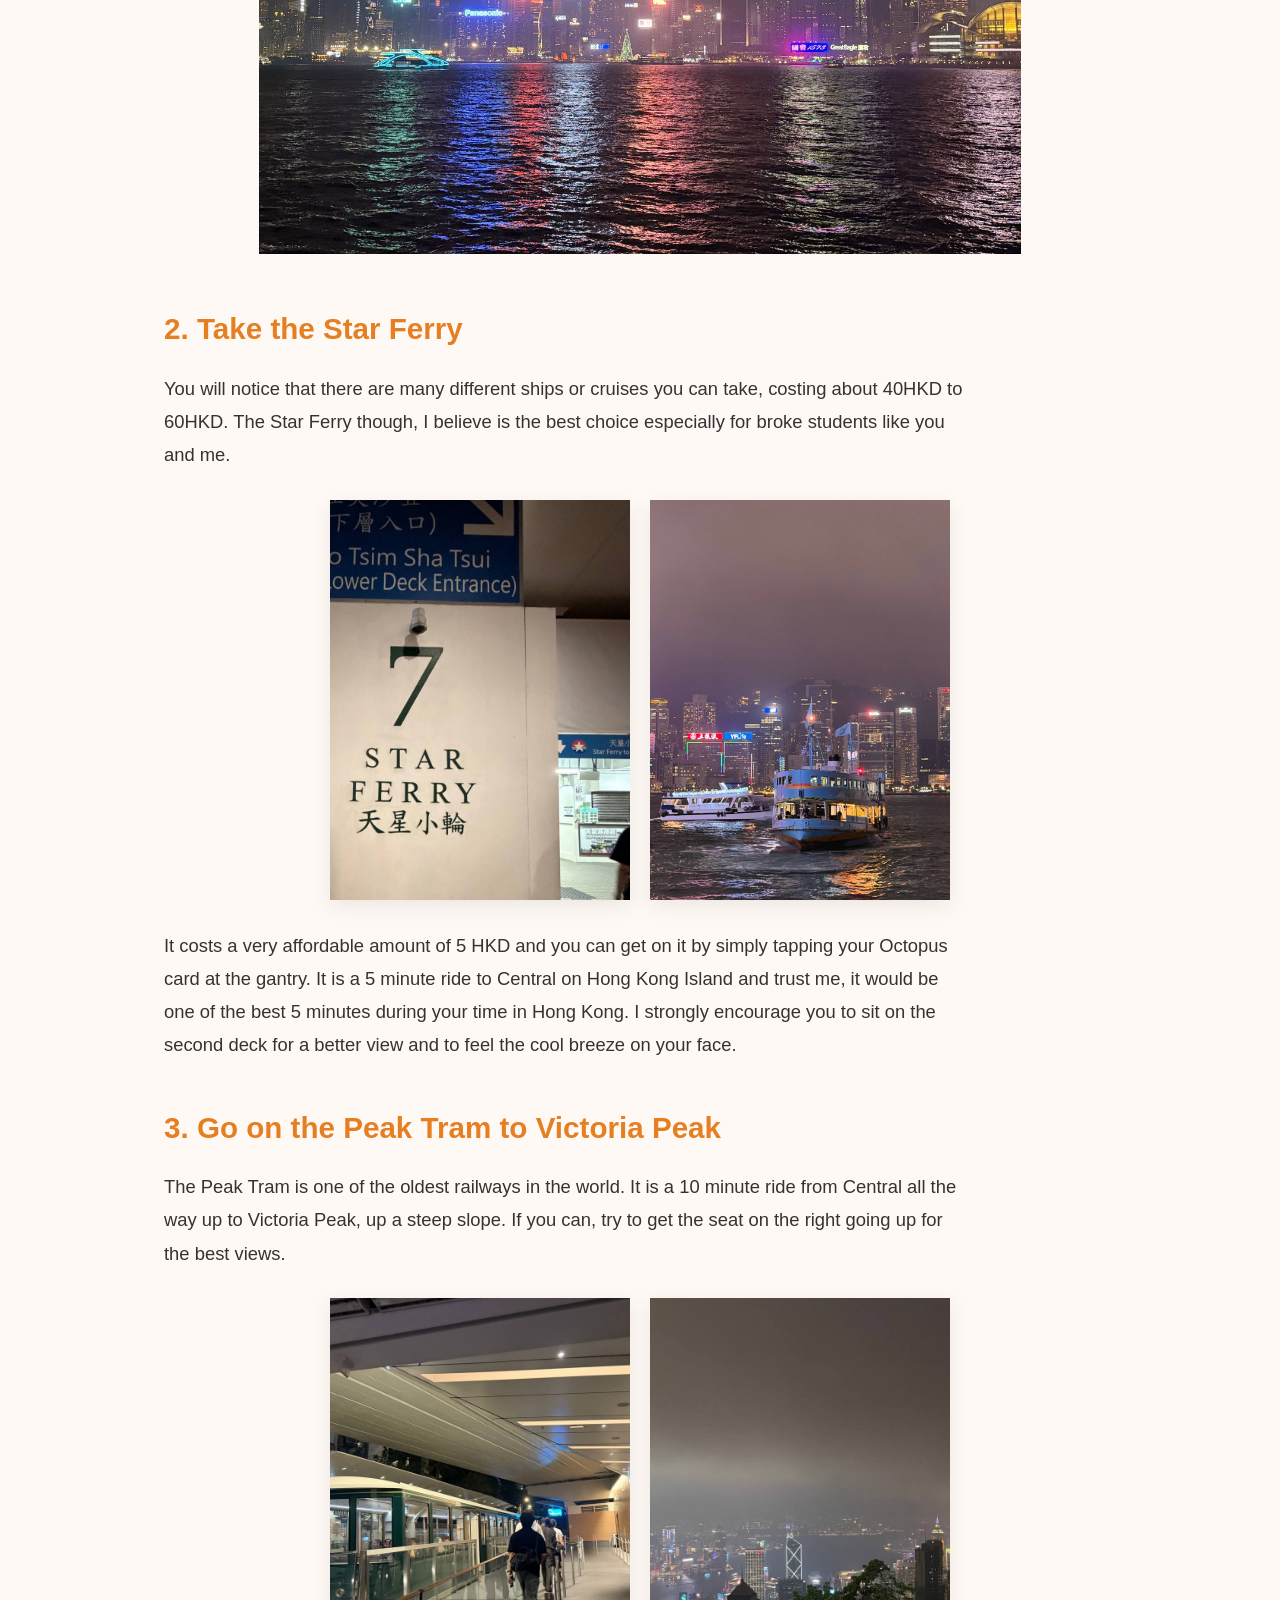
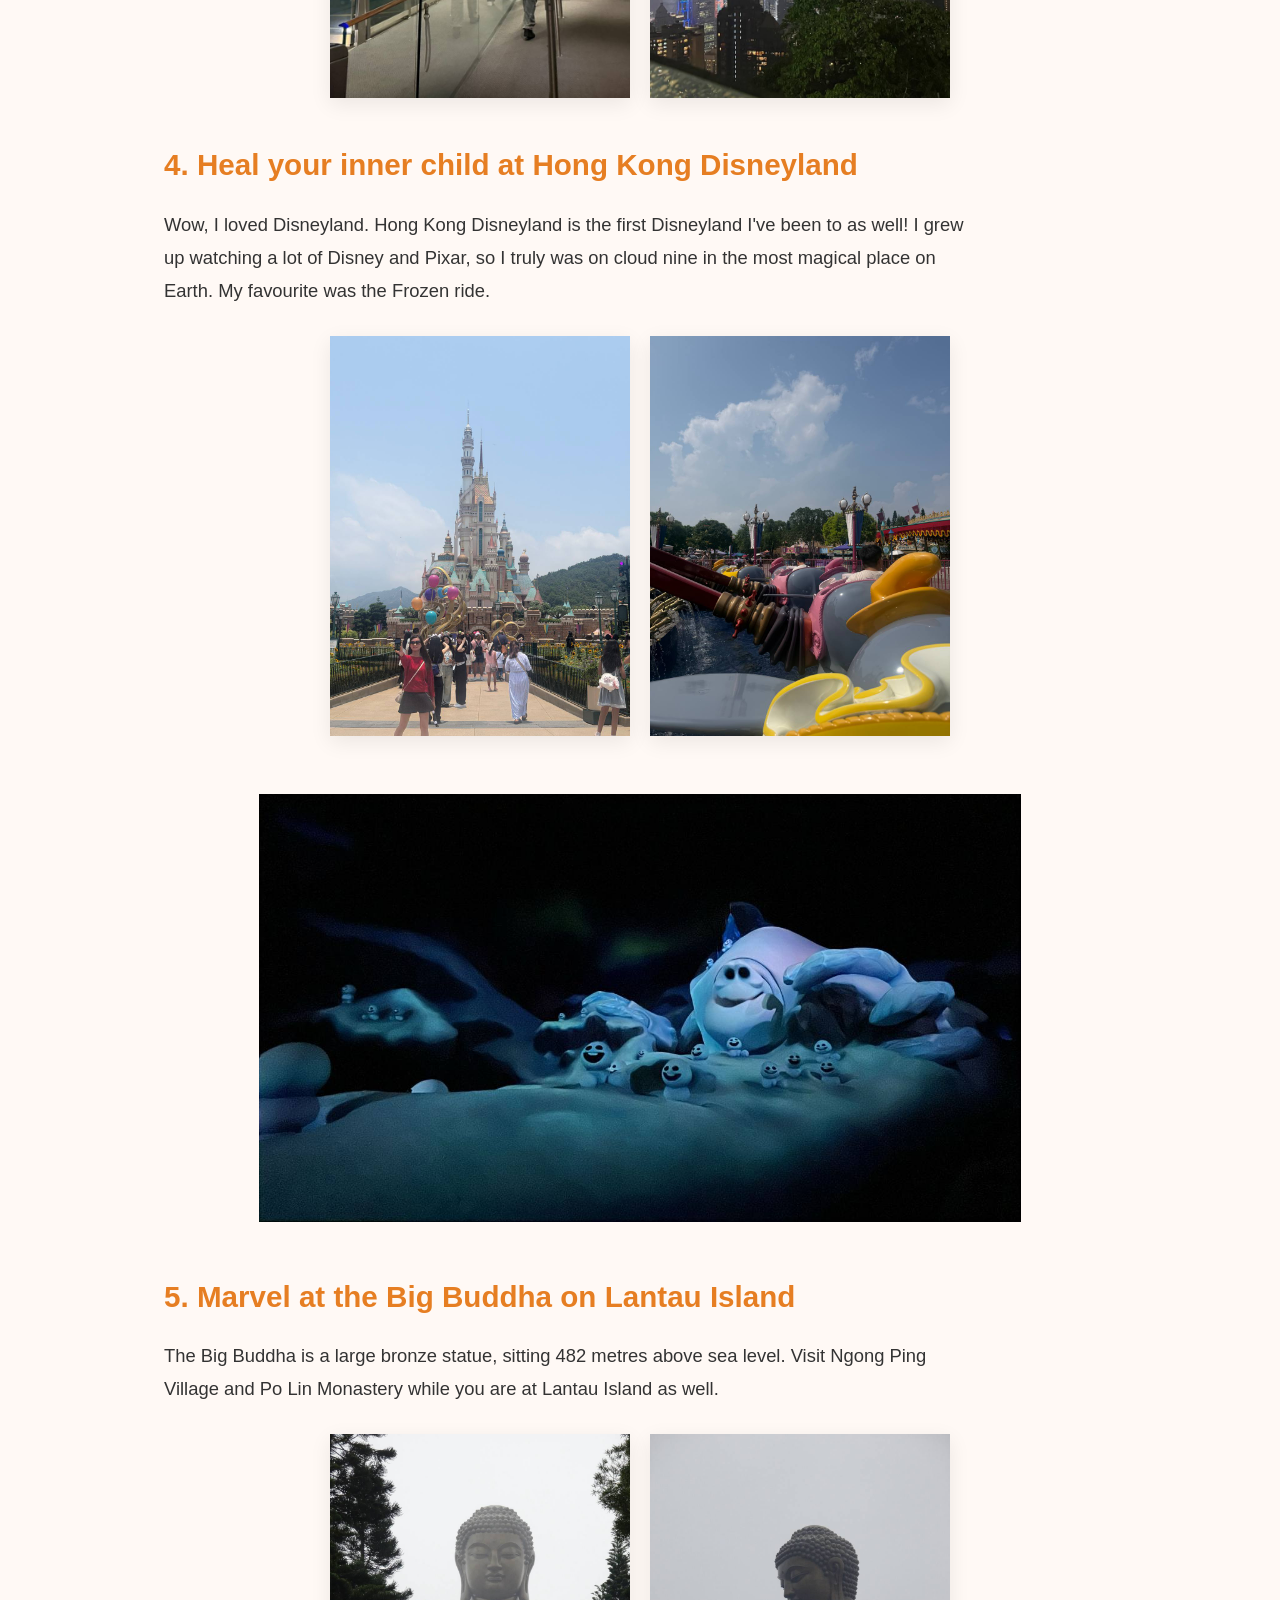
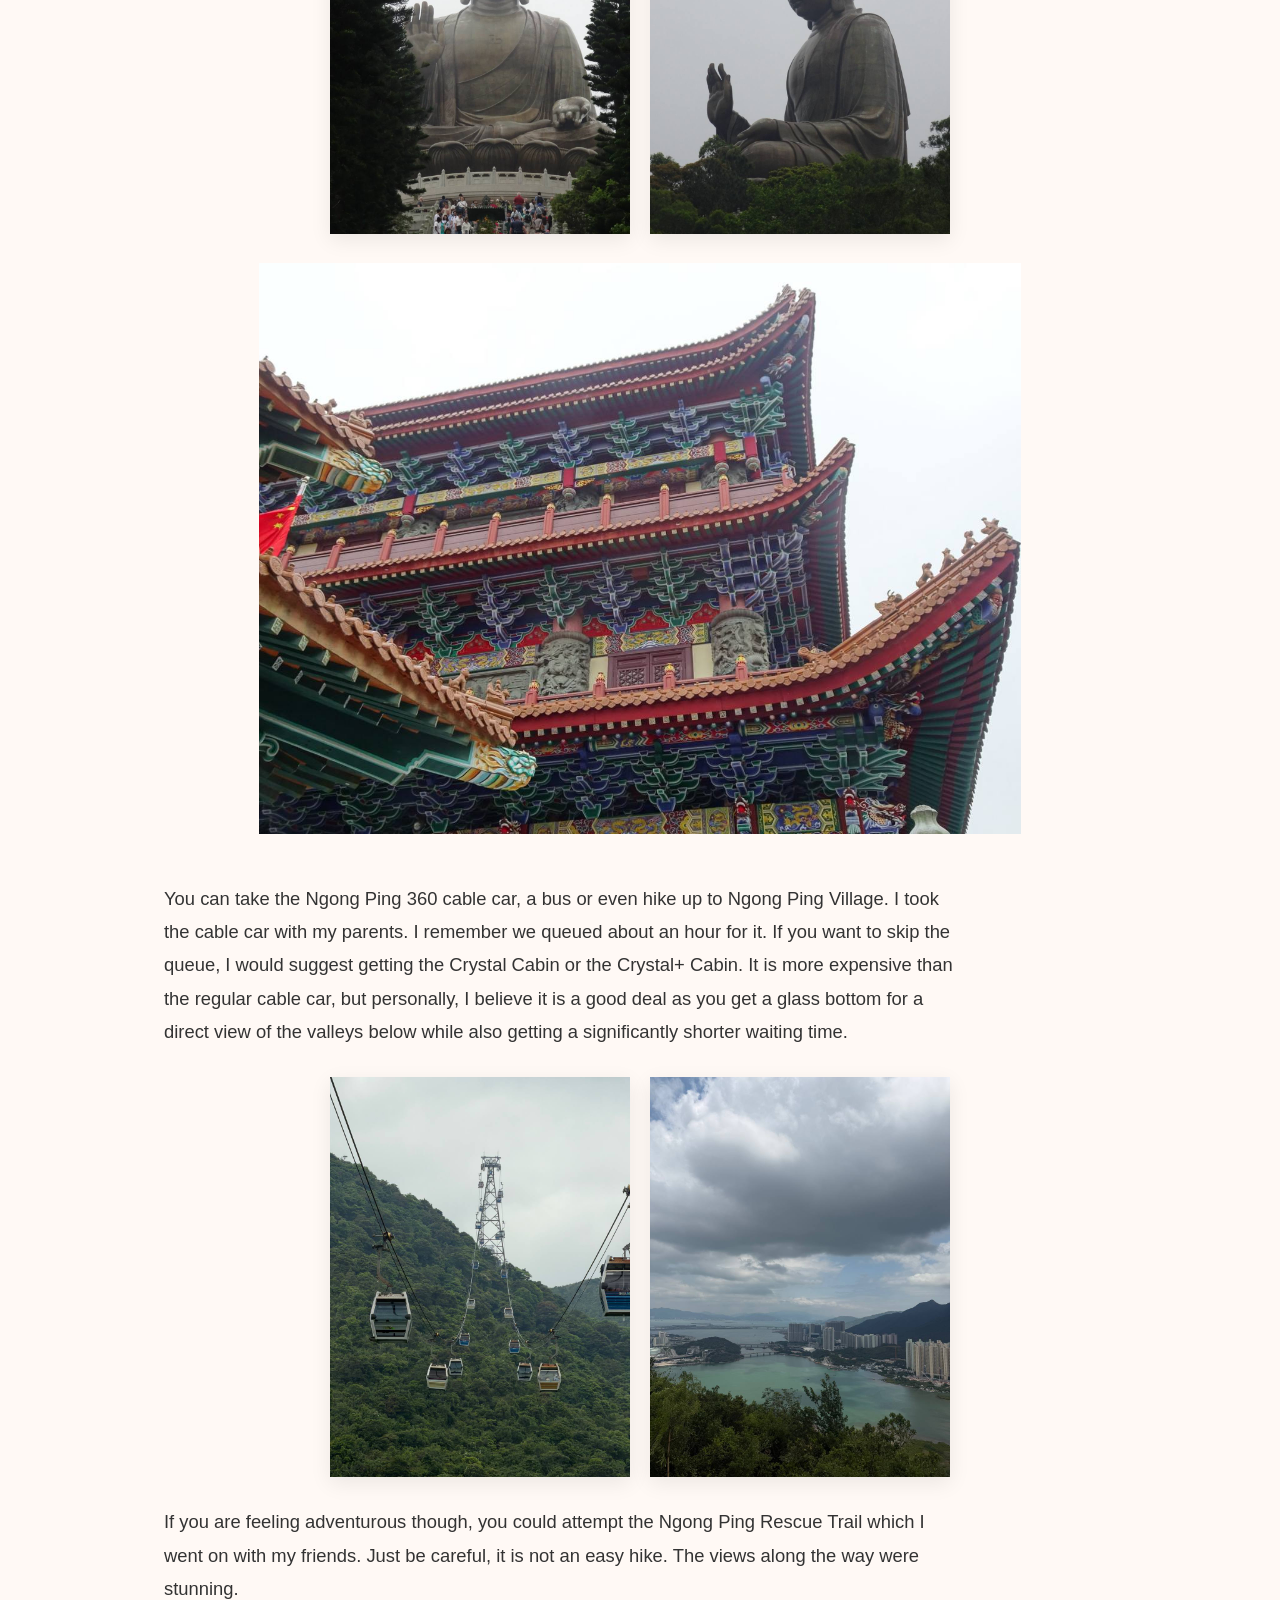
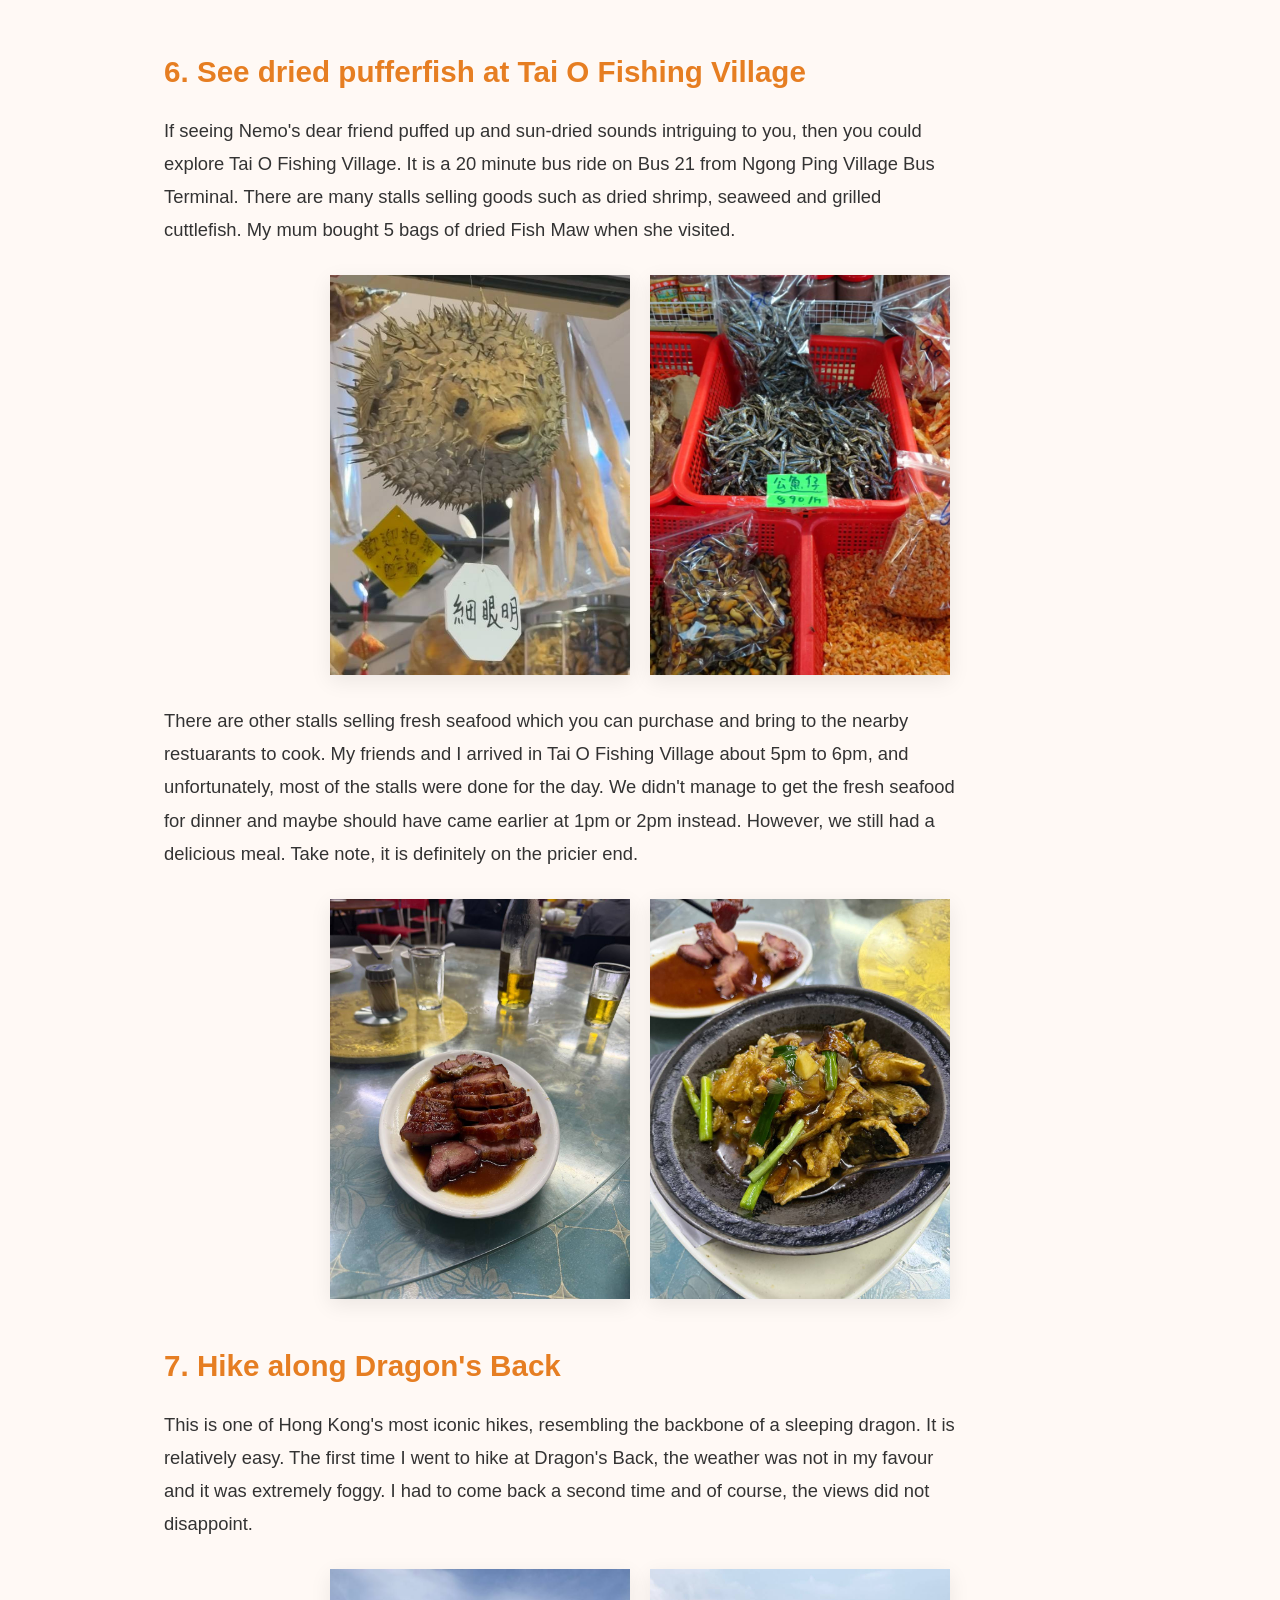
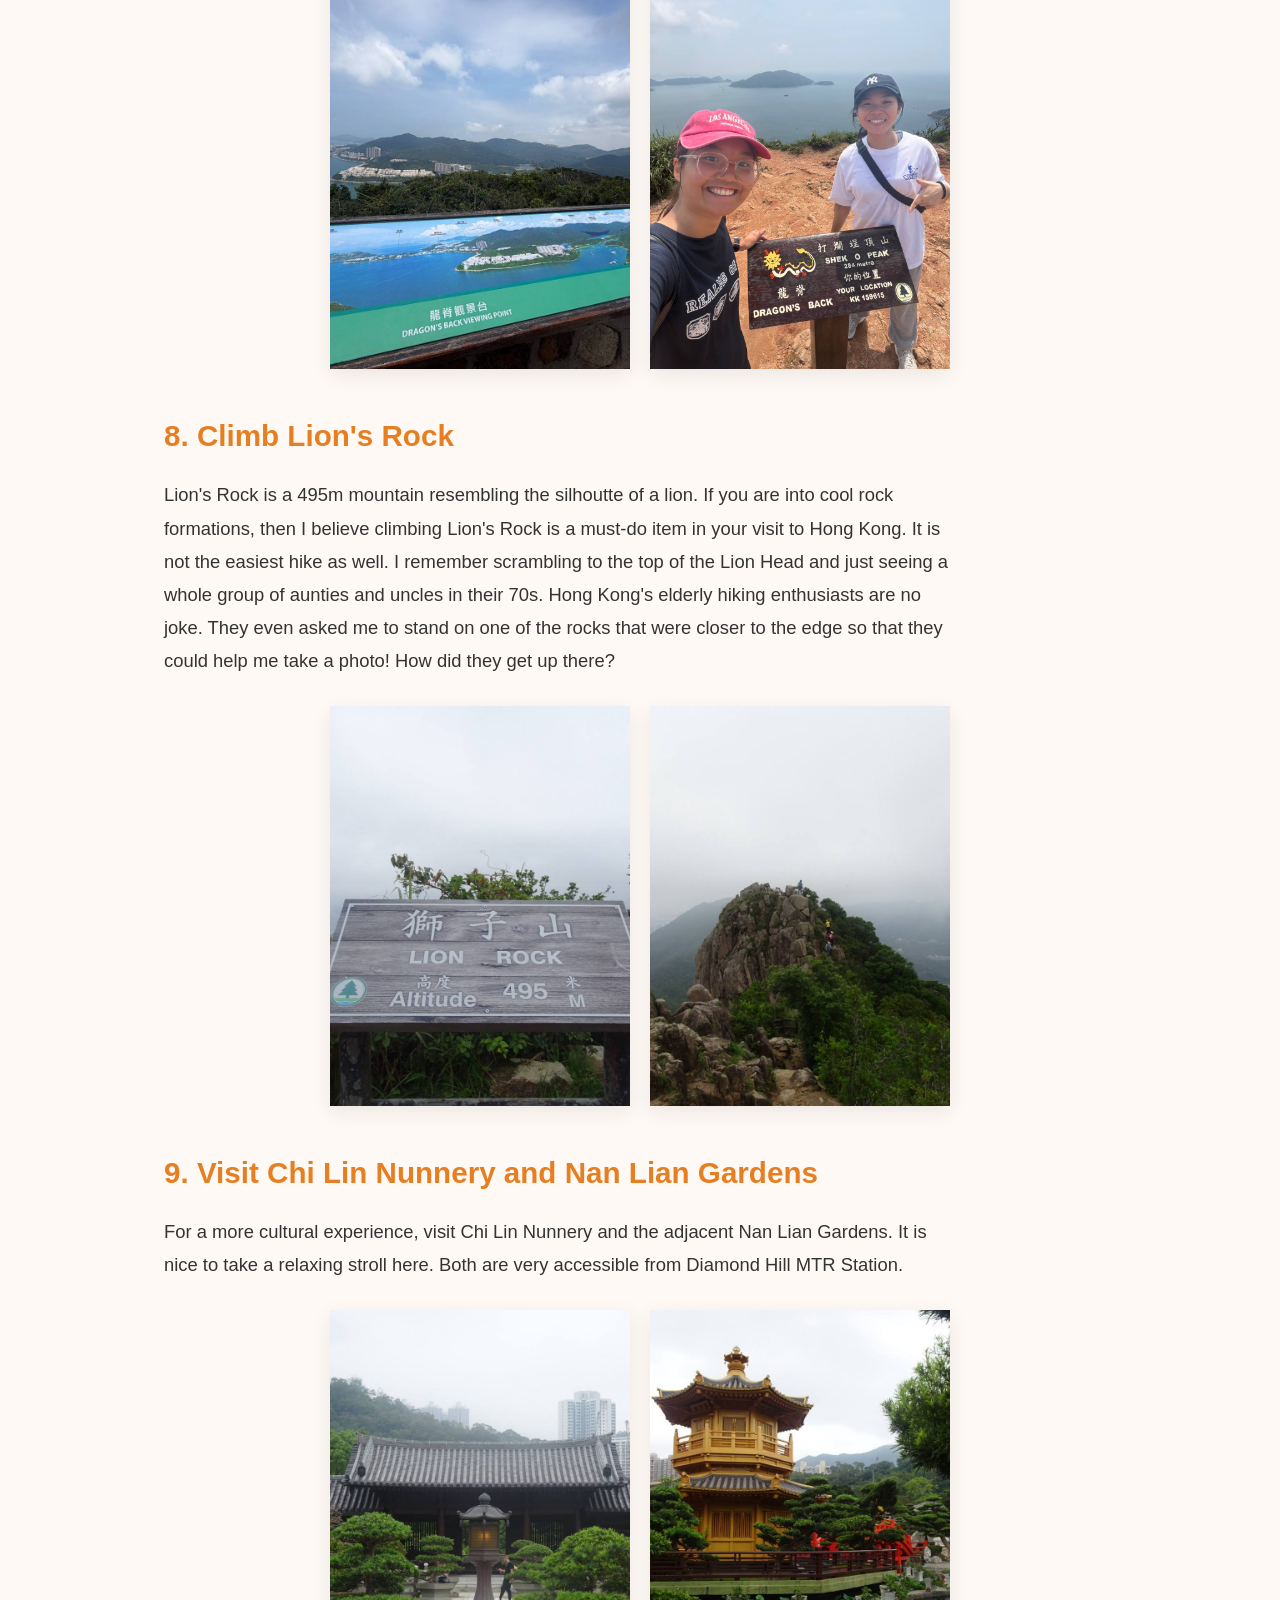
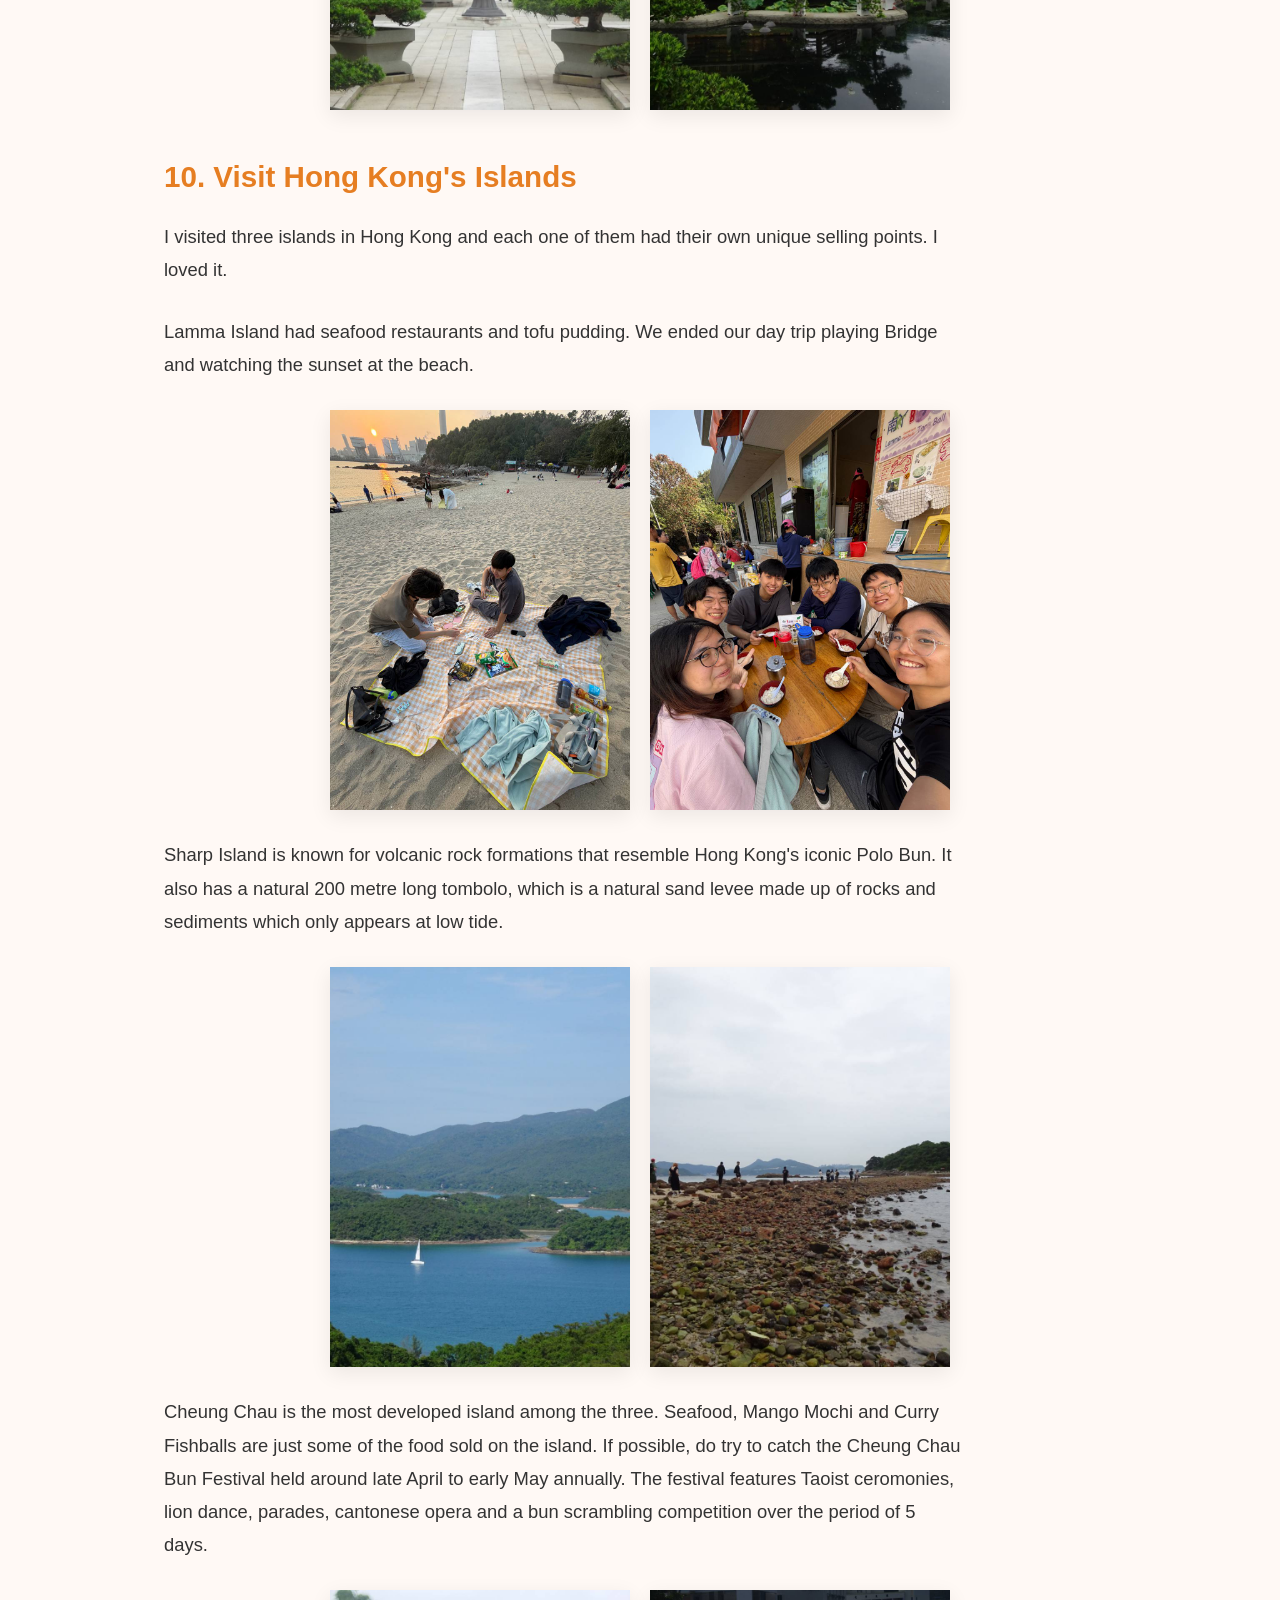
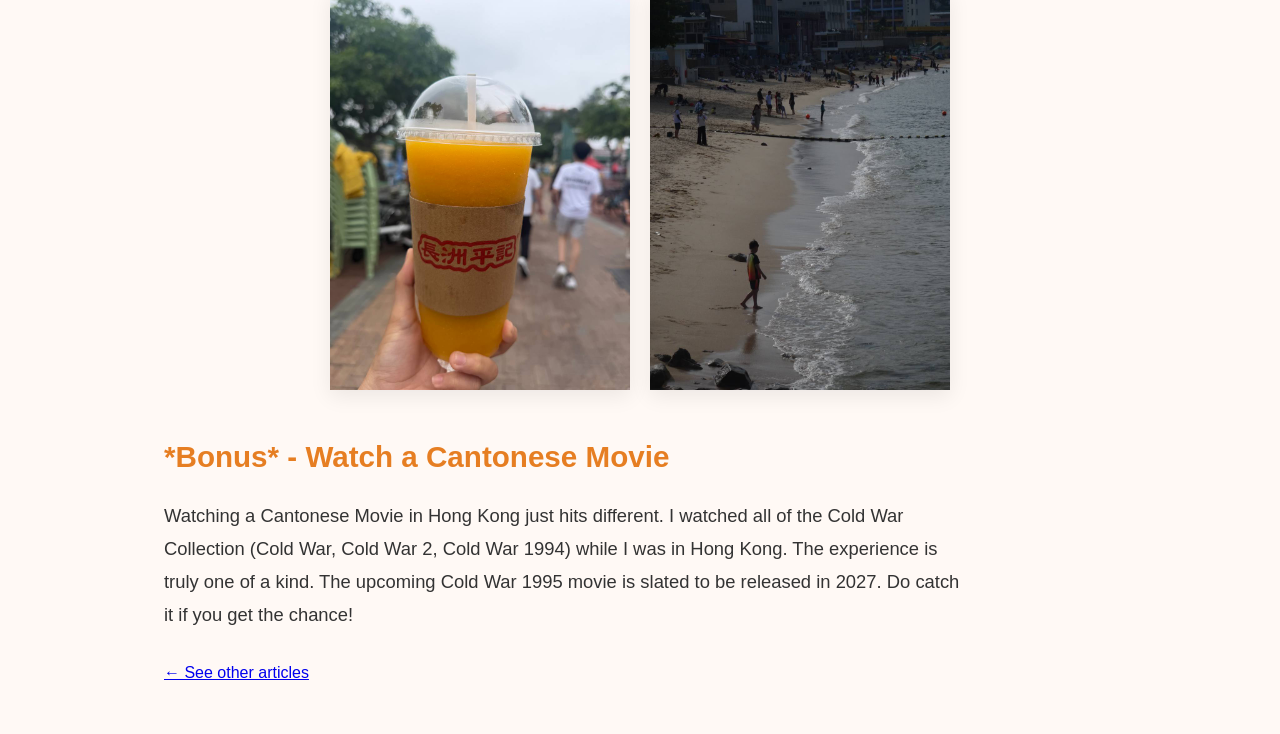
<file: hk-what-to-do.html>
<!DOCTYPE html>
<html lang="en"> <!--Primary Content is English-->
<head><!--The head section contains metadata (data processed by browser and search engines that is not visible on the webpage)-->
    <meta charset="UTF-8"> <!--Character encoding scheme, prevents browser from rendering broken symbols-->
    <meta name="viewport" content="width=device-width, initial-scale=1.0"> <!--Mobile responsiveness-->
    <title>Kath.Travels</title>
    <link rel="stylesheet" href="posts.css">
</head>

<body>
    <!--Navigation Bar in Desktop View-->
    <nav class="navbar">
    <a href="index.html" class="logo">Kath.Travels</a>

    <!--Menu-->

    <ul class="side-bar">
        <li onclick=hideSidebar() style="cursor:pointer"><svg xmlns="http://www.w3.org/2000/svg" height="24px" viewBox="0 -960 960 960" width="24px" fill="#black"><path d="m256-200-56-56 224-224-224-224 56-56 224 224 224-224 56 56-224 224 224 224-56 56-224-224-224 224Z"/></svg></li>
        <li><a href="index.html" >Home</a></li>
        <li><a href="destinations.html" class="active">Destinations</a></li>
        <li><a href="contact.html">Contact Me</a></li>
       
    </ul>

    <ul class="nav-links">
        <li class = "hideOnMobile"><a href="index.html">Home</a></li>
        <li class = "hideOnMobile"><a href="destinations.html" class="active">Destinations</a></li>
        <li class = "hideOnMobile"><a href="contact.html">Contact Me</a></li>
        <li onclick=showSidebar() style="cursor:pointer" class="menubutton"><svg xmlns="http://www.w3.org/2000/svg" height="24px" viewBox="0 -960 960 960" width="24px" fill="black"><path d="M120-240v-80h720v80H120Zm0-200v-80h720v80H120Zm0-200v-80h720v80H120Z"/></svg></li>
    </ul>
    </nav>

    <!-- Main Blog Layout -->
    <article class="blog-container">

        <header class="header">
            <div class="date">Posted on July 21, 2026 by Kathleen Pang</div>
            <h1>10 Amazing Things To Do In Hong Kong</h1>
            <p>In my time living in Hong Kong, these are my favourite things to do.</p>
        </header>

        <!-- Cover Image -->
        <img src="image/Red taxi.jpg" alt="Photo of a Red Taxi" class="landscape-image">

        <!-- Body Content -->
        <div class="blog-content">
            <p>
                I did little research before coming to Hong Kong for a semester long student exchange programme. In my
                memory, Hong Kong was merely a land of
                Dim Sum, Egglets and Mahjong. Of course, I later realised I was devastatingly wrong, because Hong Kong
                has so much more to offer.
            </p>

            <h2>1. Take a stroll along Victoria Harbour</h2>

            <p>
            I remember vividly, the Victoria Harbour skyline left me speechless. It was just stunning. When my 
            parents came over to Hong Kong to visit me, it was the first place I brought them to as well. Go and see for yourself.
            And while you are at it, be sure to compare hand sizes with celebrities along the Avenue of Stars.   </p>   
            <img src="image/Victoria Harbour.jpg" alt = "Photo of Victoria Harbour skyline" class="landscape-image">

            <h2>2. Take the Star Ferry</h2>
            <p>
                You will notice that there are many different ships or cruises you can take, costing about 40HKD to 60HKD. 
                The Star Ferry though, I believe is the best choice especially for broke students like you and me. 
            </p>
            <div class="portrait-image">
            <img src="image/Star Ferry.jpg" alt = "Photo of the view from Star Ferry"><img src="image/View From Star Ferry.jpg" alt = "Photo of the view from Star Ferry">
            </div>
            <br>
            <p>
                It costs a very affordable amount of 5 HKD and you can get on it by simply tapping your Octopus card at the gantry. 
                It is a 5 minute ride to Central on Hong Kong Island and trust me, it would be one of the best 5 minutes during
                your time in Hong Kong. I strongly encourage you to sit on the second deck for a better view and 
                to feel the cool breeze on your face. 
            </p>

            <h2>3. Go on the Peak Tram to Victoria Peak</h2>

            <p>
                The Peak Tram is one of the oldest railways in the world. It is a 10 minute ride from Central all the way up to Victoria Peak, 
                up a steep slope. If you can, try to get the seat on the right going up for the best views. 
            </p>

            <div class="portrait-image">
                <img src="image/Peak Tram.jpg" alt = "Photo of Victoria Peak Tram">
                <img src="image/Peak Tram View.jpg" alt = "Photo of Victoria Peak View">
            </div>
            <h2>4. Heal your inner child at Hong Kong Disneyland</h2>

            <p>
                Wow, I loved Disneyland. Hong Kong Disneyland is the first Disneyland I've been to as well! I grew up watching a lot of
                Disney and Pixar, so I truly was on cloud nine in the most magical place on Earth. My favourite was the Frozen ride. 
            </p>
            <div class="portrait-image">
                <img src="image/Disneyland2.jpg" alt = "Photo of Hong Kong Disneyland">
                <img src="image/Disneyland3.jpg" alt = "Photo of Hong Kong Disneyland">
            </div>
            <br>
            <br>
            <img src="image/Disneyland4.jpg" alt = "Photo of Frozen ride" class="landscape-image">
            




            <h2>5. Marvel at the Big Buddha on Lantau Island</h2>
            <p>
                The Big Buddha is a large bronze statue, sitting 482 metres above sea level. Visit Ngong Ping Village and 
                Po Lin Monastery while you are at Lantau Island as well. </p>

            <div class="portrait-image">
                <img src="image/BigBuddha.jpg" alt = "Photo of Big Buddha">
                <img src="image/BigBuddha2.jpg" alt = "Photo of Big Buddha">
            </div>
            <br>
            <img src="image/Po Lin.jpg" alt = "Photo of Po Lin Monastery" class="landscape-image">
            <p>
                You can take the Ngong Ping 360 cable car, a bus or even hike up to Ngong Ping Village. I took the cable car with 
                my parents. I remember we queued about an hour for it. If you want to skip the queue, I would suggest getting the 
                Crystal Cabin or the Crystal+ Cabin. It is more expensive than the regular cable car, but personally, I believe it is 
                a good deal as you get a glass bottom for a direct view of the valleys below while also getting a significantly shorter waiting time. 
            </p>

            <div class="portrait-image">
                <img src="image/Cable Car.jpg" alt = "Photo of Cable Car">
                <img src="image/NgongPingTrail.jpg" alt = "Photo of Ngong Ping Rescue Trail">
            </div>
            <br>

            <p>
                If you are feeling adventurous though, you could attempt the Ngong Ping Rescue Trail which I went on with my friends. 
                Just be careful, it is not an easy hike. The views along the way were stunning.
            </p>

            <h2>6. See dried pufferfish at Tai O Fishing Village</h2>
            <p>
                If seeing Nemo's dear friend puffed up and sun-dried sounds intriguing to you, then you could explore Tai O Fishing Village. It is a 20 minute bus ride
                on Bus 21 from Ngong Ping Village Bus Terminal. There are many stalls selling goods such as dried shrimp, seaweed and grilled cuttlefish. My mum bought 
                5 bags of dried Fish Maw when she visited. </p>

            <div class="portrait-image">
                <img src="image/Puffer.jpg" alt = "Photo of Puffer Fish">
                <img src="image/TaiO.jpg" alt = "Photo of Food Stalls">
            </div>
            <br>
            <p>
                There are other stalls selling fresh seafood which you can purchase and bring to the nearby restuarants to cook. My friends and I arrived in Tai O Fishing
                Village about 5pm to 6pm, and unfortunately, most of the stalls were done for the day. We didn't manage to get the fresh seafood for dinner and maybe should have 
                came earlier at 1pm or 2pm instead. However, we still had a delicious meal. Take note, it is definitely on the pricier end.
            </p>

            <div class="portrait-image">
                <img src="image/Dinner1.jpg" alt = "Photo of Dinner">
                <img src="image/Dinner2.jpg" alt = "Photo of Dinner">
            </div>


            <h2>7. Hike along Dragon's Back</h2>
            <p>
                This is one of Hong Kong's most iconic hikes, resembling the backbone of a sleeping dragon. It is relatively easy. The first time I went to hike at Dragon's Back, 
                the weather was not in my favour and it was extremely foggy. I had to come back a second time and of course, the views did not disappoint.
            </p>

                <div class="portrait-image">
                <img src="image/DragonBack2.jpg" alt = "Photo of Dinner">
                <img src="image/DragonBack3.jpg" alt = "Photo of Dinner">
            </div>

            <h2>8. Climb Lion's Rock</h2>
            <p>
                Lion's Rock is a 495m mountain resembling the silhoutte of a lion. If you are into cool rock formations, then I believe climbing Lion's Rock is a 
                must-do item in your visit to Hong Kong. It is not the easiest hike as well. I remember scrambling to the top of the Lion Head and just seeing
                a whole group of aunties and uncles in their 70s. Hong Kong's elderly hiking enthusiasts are no joke. They even asked me to stand on one of the rocks that
                were closer to the edge so that they could help me take a photo! How did they get up there?
            </p>

                <div class="portrait-image">
                <img src="image/LionRock.jpg" alt = "Photo of Lion's Rock">
                <img src="image/LionRock1.jpg" alt = "Photo of Lion's Rock">
            </div>

            <h2>9. Visit Chi Lin Nunnery and Nan Lian Gardens</h2>
            <p>
                For a more cultural experience, visit Chi Lin Nunnery and the adjacent Nan Lian Gardens. It is nice
                to take a relaxing stroll here. Both are very accessible from Diamond Hill MTR Station.
            </p>
            <div class="portrait-image">
                <img src="image/ChiLin.jpg" alt = "Photo of Chi Lin Nunnery">
                <img src="image/NanLian.jpg" alt = "Photo of Nan Lian Gardens">              
            </div>


            <h2>10. Visit Hong Kong's Islands</h2>
            <p>
                I visited three islands in Hong Kong and each one of them had their own unique selling points. I loved it.
            </p>
  
            <p>
            Lamma Island had seafood restaurants and tofu pudding. We ended our day trip playing Bridge and watching the sunset at the beach.
            </p>

            <div class="portrait-image">
                <img src="image/Lamma1.jpg" alt = "Photo of Lamma Island">   
                <img src="image/Lamma2.jpg" alt = "Photo of Lamma Island">              
            </div>
            <br>
            <p>
            Sharp Island is known for volcanic rock formations that resemble Hong Kong's iconic Polo Bun. It also has a natural 200 metre long
            tombolo, which is a natural sand levee made up of rocks and sediments which only appears at low tide. 
            </p>

            <div class="portrait-image">
                <img src="image/Sharp.jpg" alt = "Photo of Sharp Island">
                <img src="image/Sharp2.jpg" alt = "Photo of Sharp Island" >           
            </div>
<br>
            <p>
                Cheung Chau is the most developed island among the three. Seafood, 
                Mango Mochi and Curry Fishballs are just some of the food sold on the island. If possible, do try to catch the Cheung Chau Bun Festival held around late April to early May annually.
                The festival features Taoist ceromonies, lion dance, parades, cantonese opera and a bun scrambling competition over the period of 5 days. 
            </p>

            <div class="portrait-image">
                <img src="image/Cheung4.jpg" alt = "Photo of Cheung Chau">  
                <img src="image/Cheung3.jpg" alt = "Photo of Cheung Chau">       
            </div>
            


            <h2>*Bonus* - Watch a Cantonese Movie</h2>
            <p>
                Watching a Cantonese Movie in Hong Kong just hits different. I watched all of the Cold War Collection (Cold War, Cold War 2, Cold War 1994) while I was in Hong Kong. 
                The experience is truly one of a kind. The upcoming Cold War 1995 movie is slated to be released in 2027. Do catch it if you get the chance!
            </p>
        </div>

        <!-- Footer Navigation Link -->
        <footer class="blog-footer">
            <a href="hongkong.html" class="back-btn">← See other articles</a>
        </footer>


    </article>
    <script src="index.js"></script>
</body>

</html>
</file>
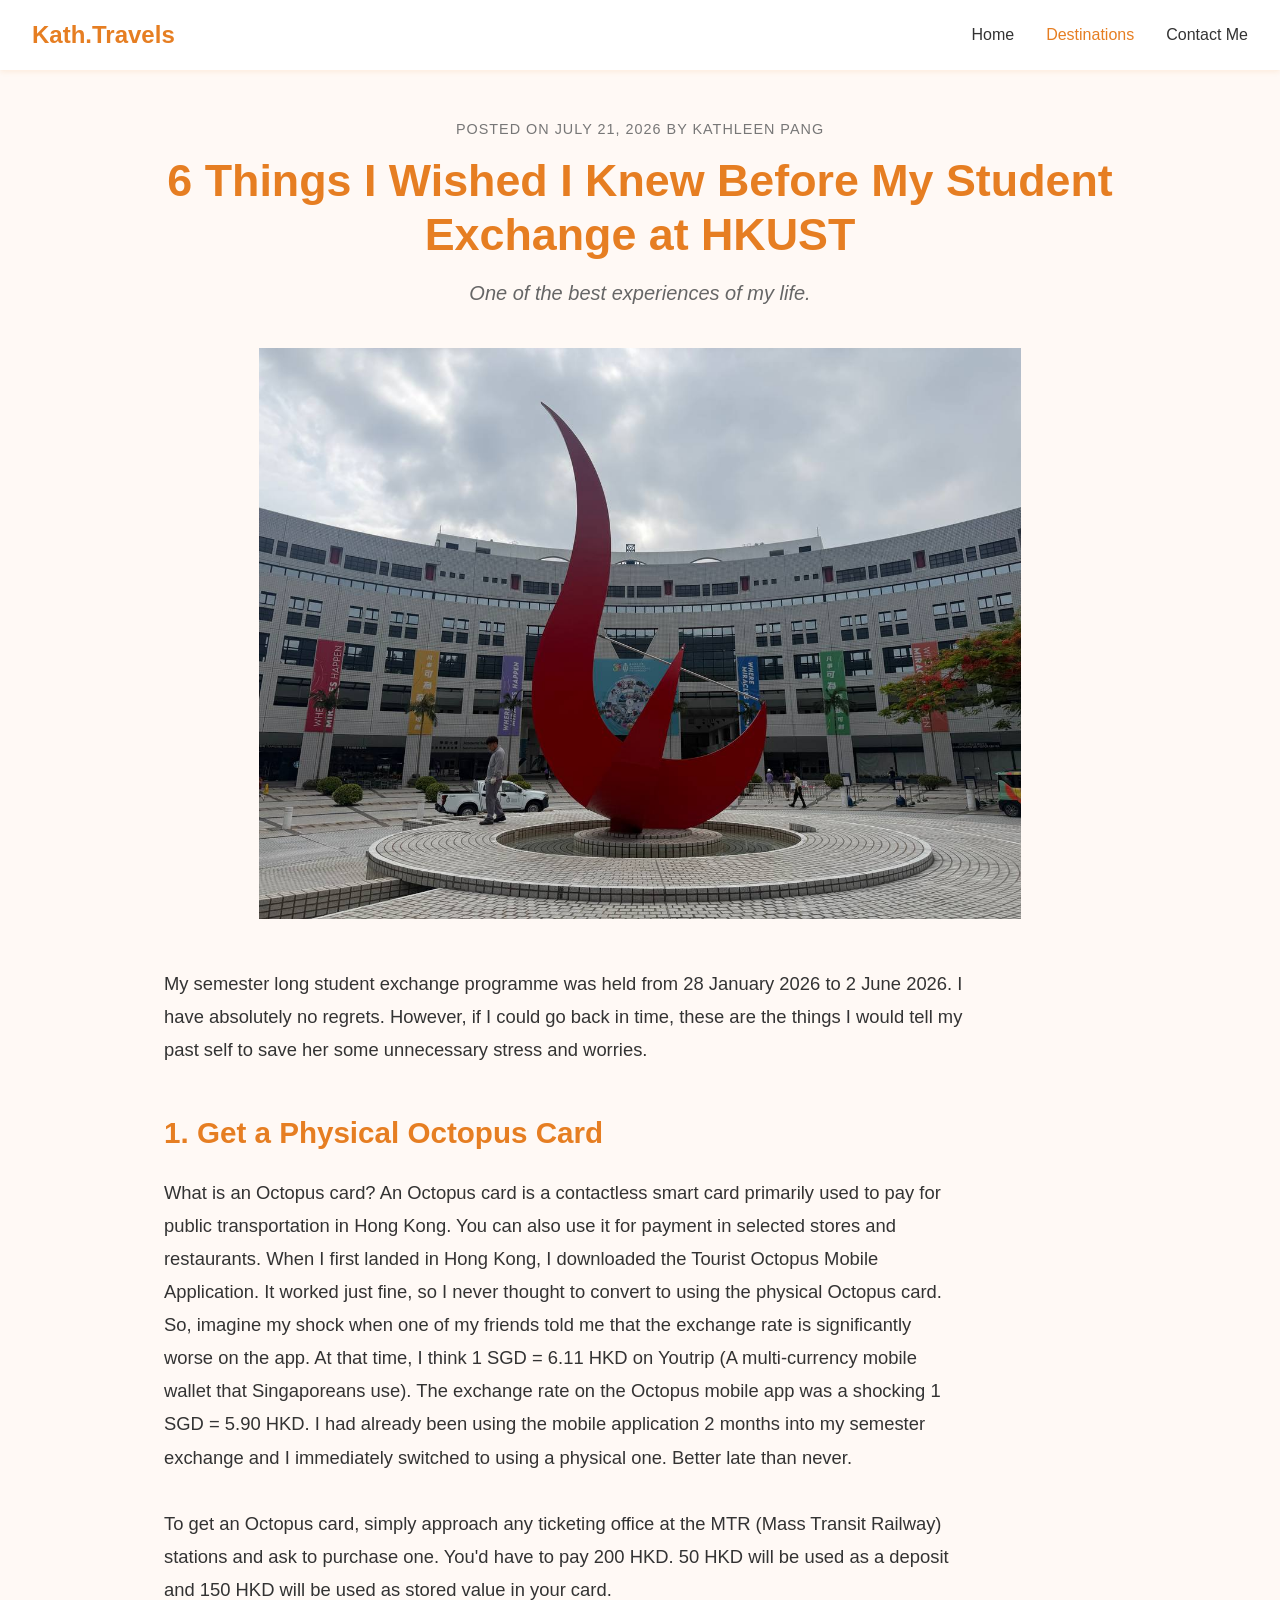
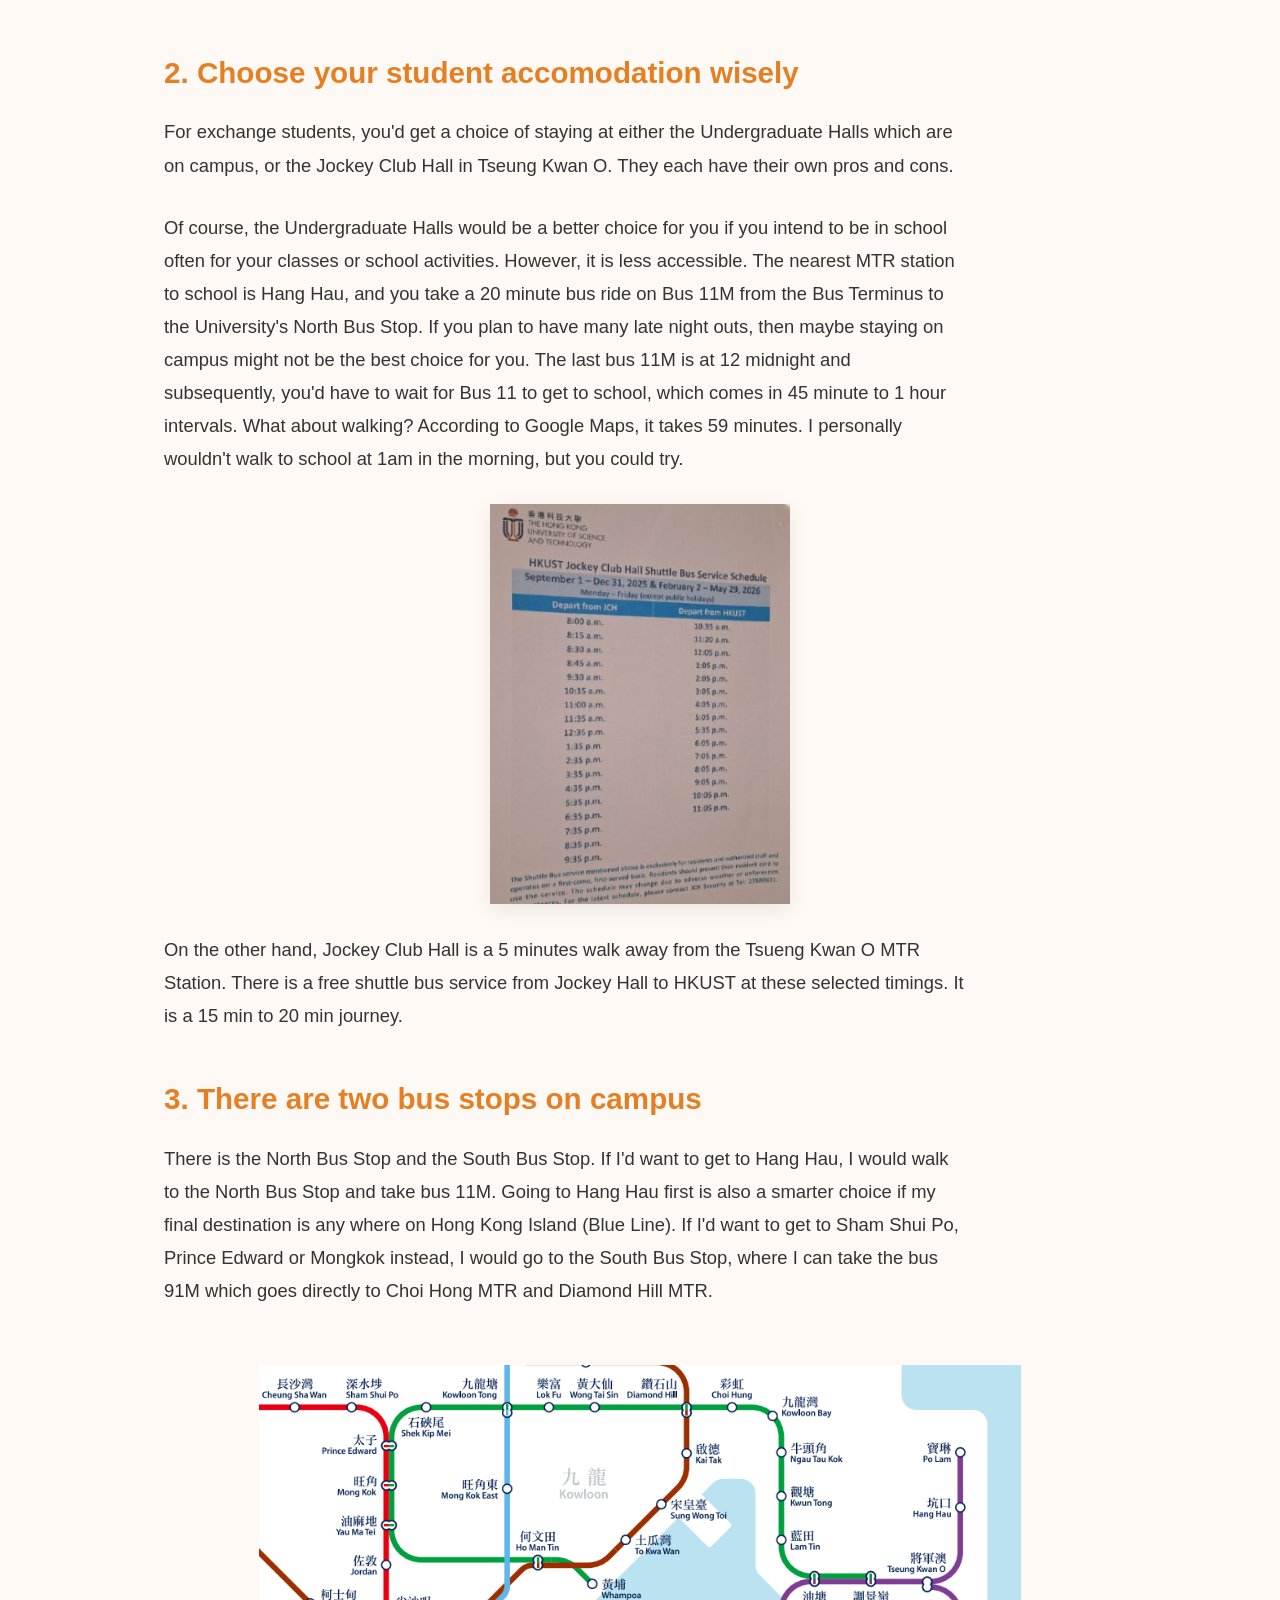
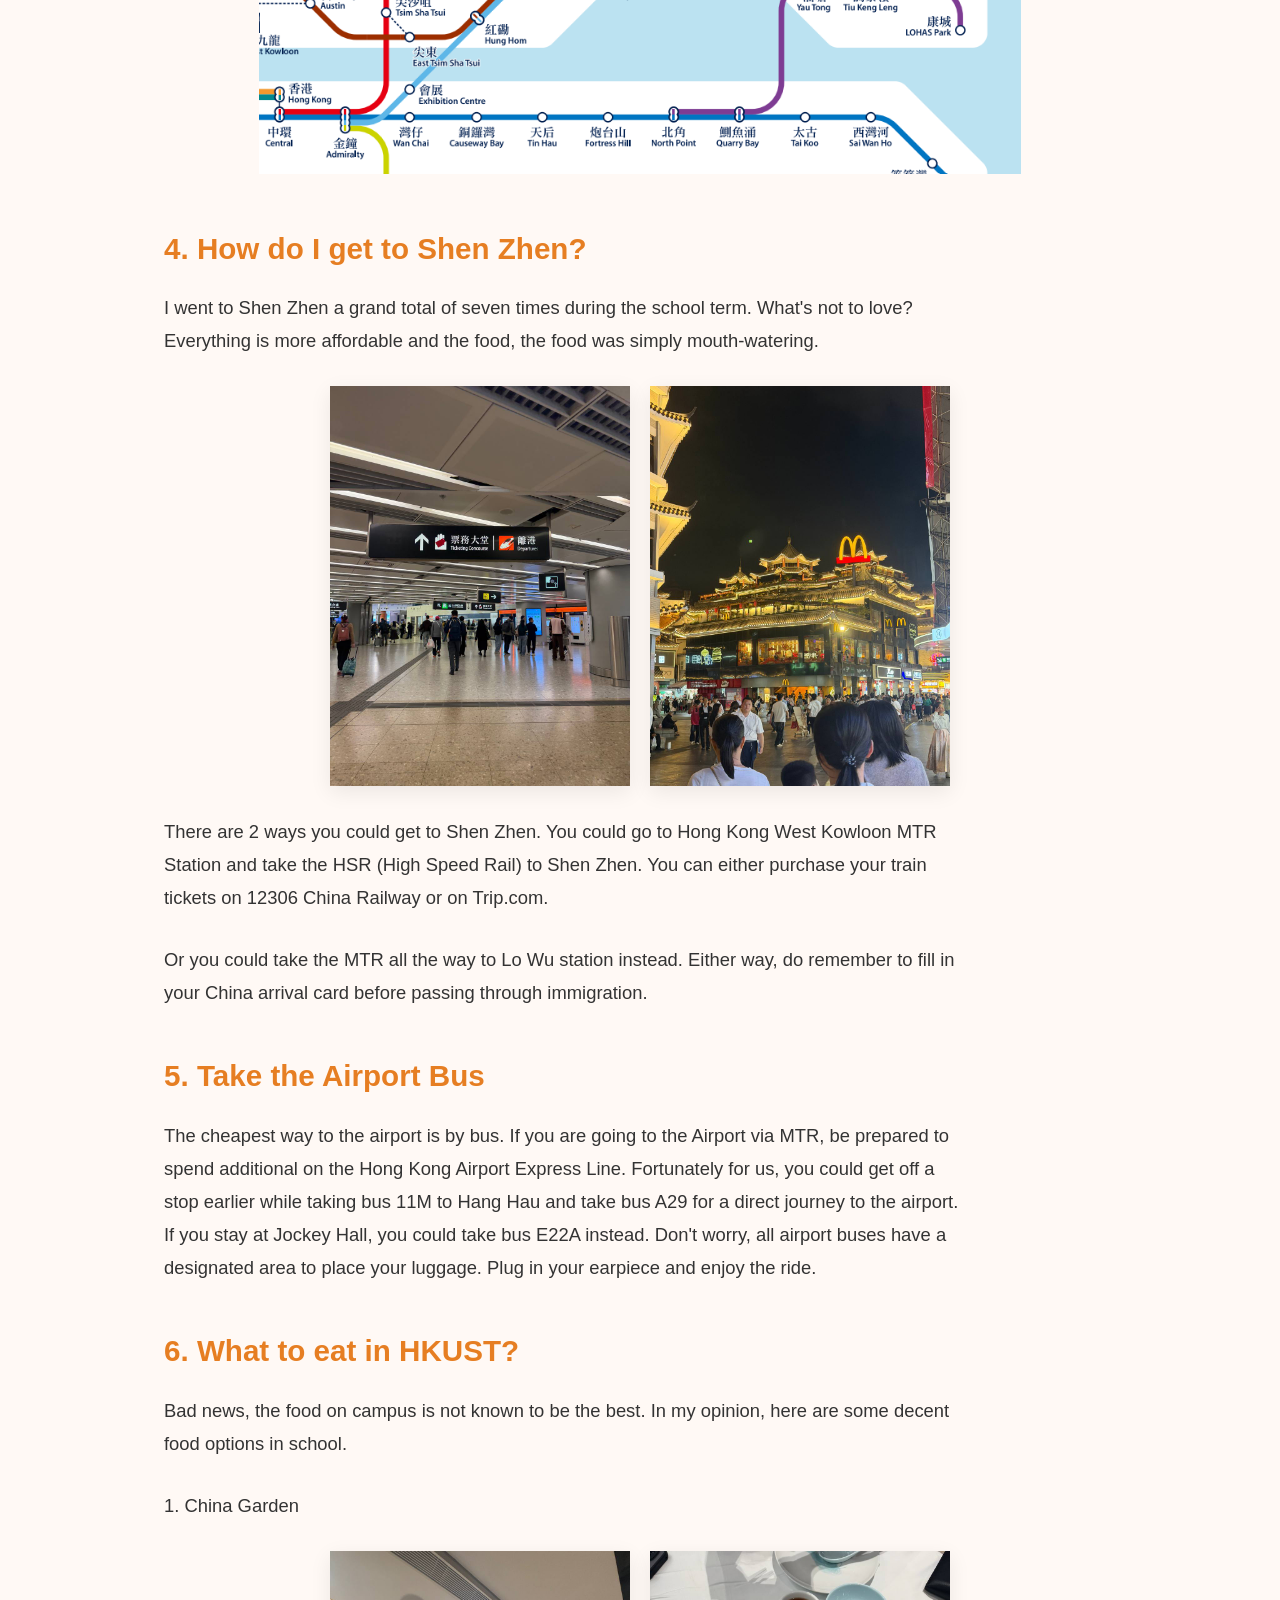
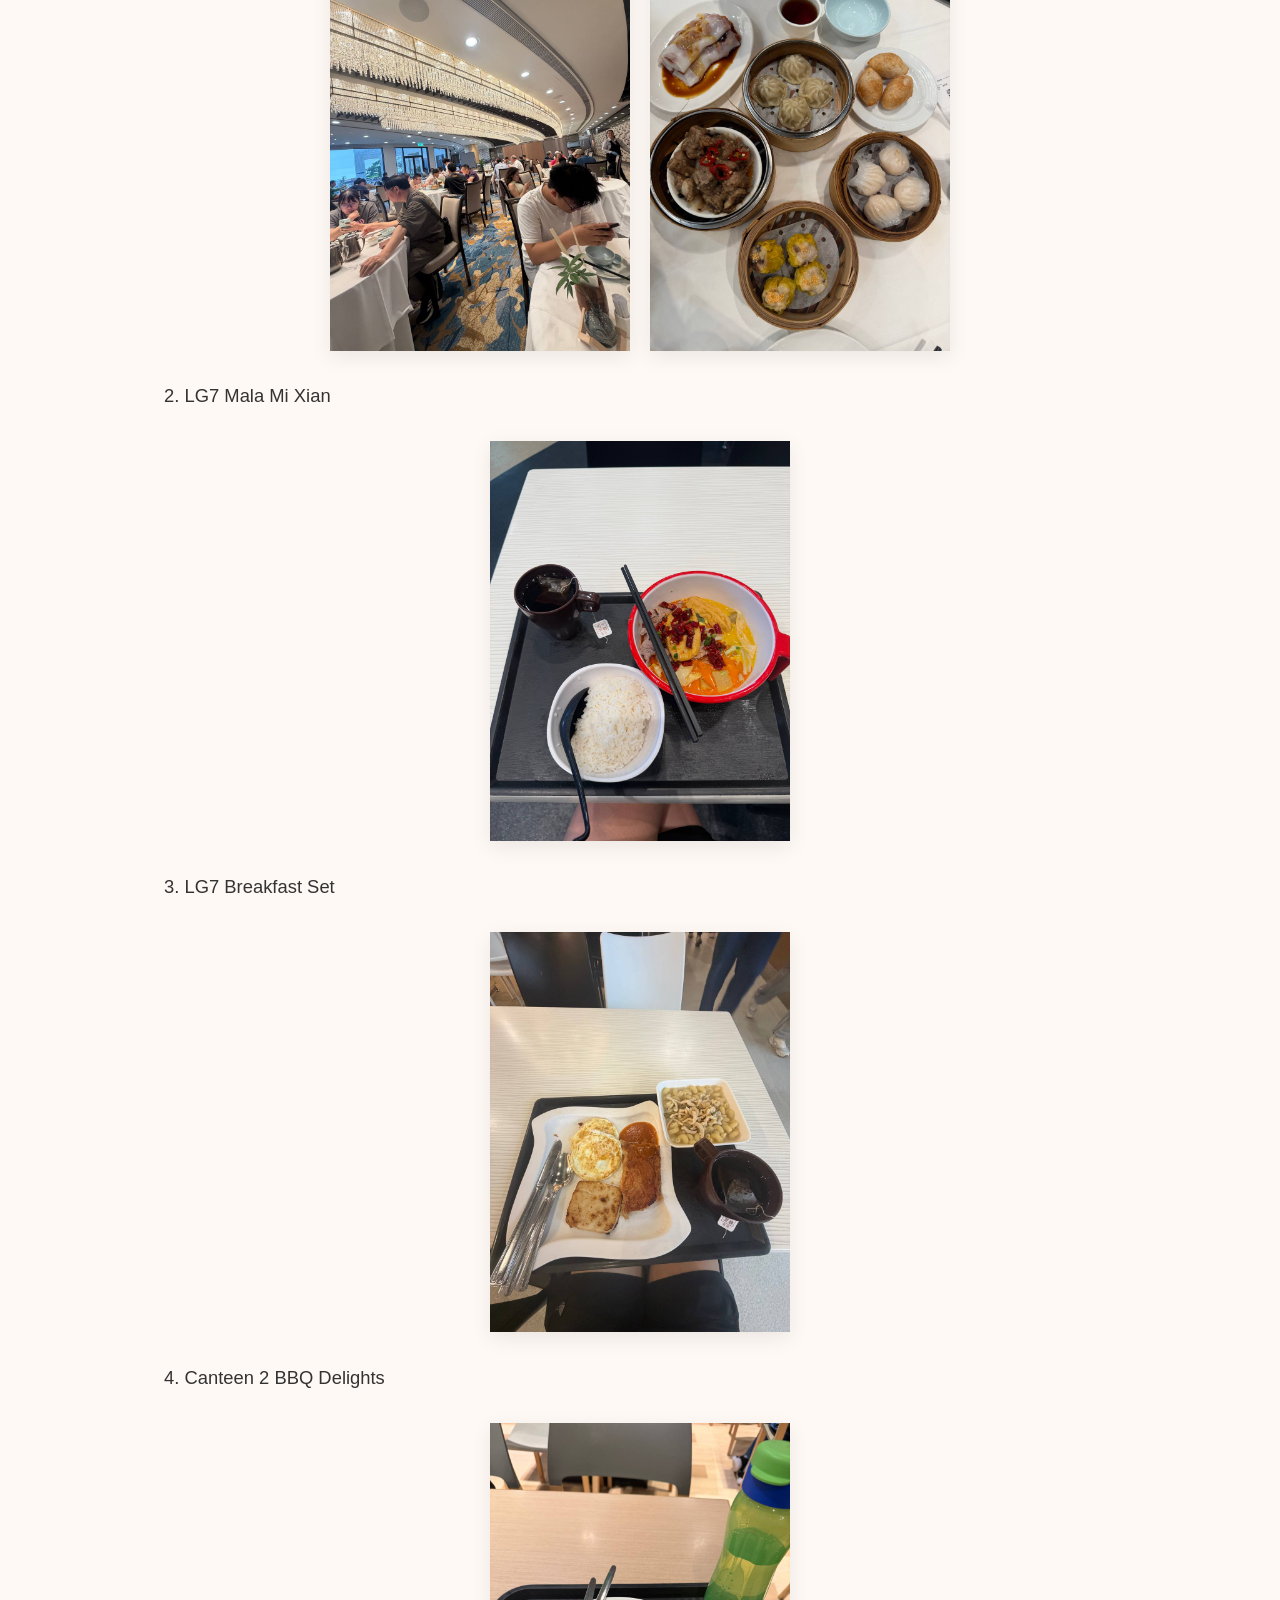
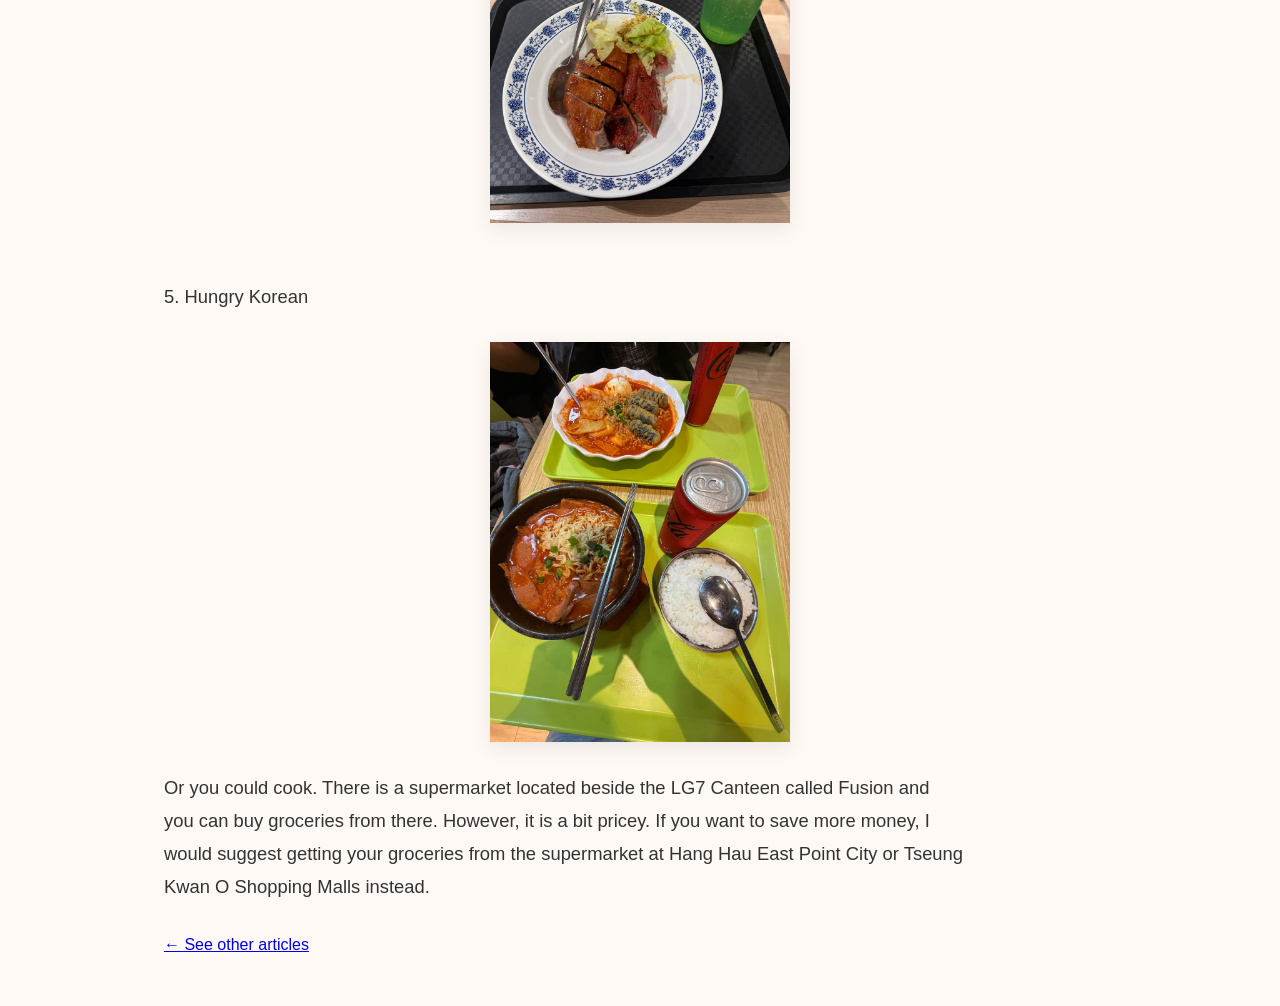
<file: hkust.html>
<!DOCTYPE html>
<html lang="en"> <!--Primary Content is English-->
<head><!--The head section contains metadata (data processed by browser and search engines that is not visible on the webpage)-->
    <meta charset="UTF-8"> <!--Character encoding scheme, prevents browser from rendering broken symbols-->
    <meta name="viewport" content="width=device-width, initial-scale=1.0"> <!--Mobile responsiveness-->
    <title>Kath.Travels</title>
    <link rel="stylesheet" href="posts.css">
</head>

<body>
    <!--Navigation Bar in Desktop View-->
    <nav class="navbar">
    <a href="index.html" class="logo">Kath.Travels</a>

    <!--Menu-->

    <ul class="side-bar">
        <li onclick=hideSidebar() style="cursor:pointer"><svg xmlns="http://www.w3.org/2000/svg" height="24px" viewBox="0 -960 960 960" width="24px" fill="#black"><path d="m256-200-56-56 224-224-224-224 56-56 224 224 224-224 56 56-224 224 224 224-56 56-224-224-224 224Z"/></svg></li>
        <li><a href="index.html" >Home</a></li>
        <li><a href="destinations.html" class="active">Destinations</a></li>
        <li><a href="contact.html">Contact Me</a></li>
       
    </ul>

    <ul class="nav-links">
        <li class = "hideOnMobile"><a href="index.html">Home</a></li>
        <li class = "hideOnMobile"><a href="destinations.html" class="active">Destinations</a></li>
        <li class = "hideOnMobile"><a href="contact.html">Contact Me</a></li>
        <li onclick=showSidebar() style="cursor:pointer" class="menubutton"><svg xmlns="http://www.w3.org/2000/svg" height="24px" viewBox="0 -960 960 960" width="24px" fill="black"><path d="M120-240v-80h720v80H120Zm0-200v-80h720v80H120Zm0-200v-80h720v80H120Z"/></svg></li>
    </ul>
    </nav>

    <!-- Main Blog Layout-->
    <article class="blog-container">
        <!-- Header -->
        <header class="header">
            <div class="date">Posted on July 21, 2026 by Kathleen Pang</div>
            <h1>6 Things I Wished I Knew Before My Student Exchange at HKUST</h1>
            <p>One of the best experiences of my life.</p>
    
            </p>
        </header>

        <!-- Cover Image -->
        <img src="image/HKUST.jpg" alt="Photo of HKUST" class="landscape-image">

        <!-- Body Content -->
        <div class="blog-content">
            <p>
                My semester long student exchange programme was held from 28 January 2026 to 2 June 2026.
                I have absolutely no regrets. However, if I could go back in
                time, these are the things I would tell my past self to save her some unnecessary stress and worries.
            </p>

            <h2>1. Get a Physical Octopus Card</h2>
            <p>
            What is an Octopus card? An Octopus card is a contactless smart card primarily
            used to pay for public transportation in Hong Kong. You can also use it for payment in 
            selected stores and restaurants. When I first landed in Hong Kong, I downloaded the Tourist Octopus Mobile Application.
            It worked just fine, so I never thought to convert to using the physical Octopus card. So, imagine my shock when one of 
            my friends told me that the exchange rate is significantly worse on the app. At that time, I think 1 SGD = 6.11 HKD on Youtrip
            (A multi-currency mobile wallet that Singaporeans use). The exchange rate on the Octopus mobile app was a shocking 1 SGD = 5.90 HKD.
            I had already been using the mobile application 2 months into my semester exchange and I immediately switched to using a physical one. 
            Better late than never. 
            <br>
            <br>
            To get an Octopus card, simply approach any ticketing office at the MTR (Mass Transit Railway) stations and ask to purchase one. You'd have to pay
            200 HKD. 50 HKD will be used as a deposit and 150 HKD will be used as stored value in your card.     


            <h2>2. Choose your student accomodation wisely</h2>
            <p>
                For exchange students, you'd get a choice of staying at either the Undergraduate Halls which are on campus, or the 
                Jockey Club Hall in Tseung Kwan O. They each have their own pros and cons.
                <br>

            <p>
                Of course, the Undergraduate Halls would be
                a better choice for you if you intend to be in school often for your classes or school activities. However, it is less accessible. 
                The nearest MTR station to school is Hang Hau, and you take a 20 minute bus ride on Bus 11M from the Bus Terminus to the University's North 
                Bus Stop.  If you plan to have many late night outs, then maybe staying on campus might not be the best choice for you. The last bus 
                11M is at 12 midnight and subsequently, you'd have to wait for Bus 11 to get to school, which comes in 45 minute to 1 hour intervals. What about walking?
                According to Google Maps, it takes 59 minutes. I personally wouldn't walk to school at 1am in the morning, but you could try.
            <br><div class="portrait-image"><img src="image/Timetable.jpg"></div><br>
            <p>
                On the other hand, Jockey Club Hall is a 5 minutes walk away from the Tsueng Kwan O MTR Station. There is a free shuttle bus service from Jockey Hall
                to HKUST at these selected timings. It is a 15 min to 20 min journey.

            </p>

            <h2>3. There are two bus stops on campus</h2>
            <p>
            There is the North Bus Stop and the South Bus Stop. If I'd want to get to Hang Hau, I would walk to the North Bus Stop and take 
            bus 11M. Going to Hang Hau first is also a smarter choice if my final destination is any where on Hong Kong Island (Blue Line). 
            If I'd want to get to Sham Shui Po, Prince Edward or Mongkok instead, I would go to the South Bus Stop, where I can take the bus 
            91M which goes directly to Choi Hong MTR and Diamond Hill MTR.</p>
            <br>
            <img src="image/MTR Map1.png" alt = "Photo of HK MTR Map" class="landscape-image">

            <h2>4. How do I get to Shen Zhen?</h2>
            <p>
                I went to Shen Zhen a grand total of seven times during the school term. What's not to love?
                Everything is more affordable and the food, the food was simply mouth-watering. 
                <br>
            <div class="portrait-image">
                <img src="image/ShenZhen4.jpg">
                <img src="image/ShenZhen3.jpg">
            </div>
            <br>
            <p>
                There are 2 ways you could get to Shen Zhen. You could go to Hong Kong West Kowloon MTR Station and take the HSR (High Speed Rail) to Shen Zhen. You can either 
                purchase your train tickets on 12306 China Railway or on Trip.com.</p>
            <p>
                Or you could take the MTR all the way to Lo Wu station instead. Either way, do remember to fill in your China arrival card
                before passing through immigration.
            </p>

            <h2>5. Take the Airport Bus</h2>
            <p>
            The cheapest way to the airport is by bus. If you are going to the Airport via MTR, be prepared to spend additional on the Hong Kong Airport
           Express Line. Fortunately for us, you could get off a stop earlier while taking bus 11M to Hang Hau and take bus A29 for a direct journey
             to the airport. If you stay at Jockey Hall, you could take bus E22A instead. Don't worry, all airport buses have a designated area to place your luggage. 
            Plug in your earpiece and enjoy the ride. </p>

            <h2>6. What to eat in HKUST?</h2>
            <p>
                Bad news, the food on campus is not known to be the best. In my opinion, here are some decent food options in school.</p>
            <p>1. China Garden</p>
                <div class="portrait-image">
                <img src="image/China.jpg" alt = "Photo of China Garden">
                <img src = "image/China2.jpg">
                </div>
            <br>
            <p>2. LG7 Mala Mi Xian</p>
            <div class="portrait-image">
            <img src="image/Mala.jpg" alt = "Photo of LG7 Mala Mixian">
            </div>
            <br>
            <p>3. LG7 Breakfast Set</p>
            <div class="portrait-image">
            <img src="image/Breakfast.jpg" alt = "Photo of LG7 Breakfast">
            </div>
            <br>
            <p>4. Canteen 2 BBQ Delights</p>
            <div class="portrait-image">
            <img src="image/BBQ.jpg" alt = "Photo of Canteen 2 BBQ Delights">
            </div>

            <br>
            <br>
            <p>5. Hungry Korean</p>
            <div class="portrait-image">
                <img src="image/Korean.jpg" alt = "Photo of Hungry Korean">
            </div>
            <br>
            <p>
                Or you could cook. There is a supermarket located beside the LG7 Canteen called Fusion and you can buy
                groceries from there. However, it is a bit pricey. If you want to save more money, I would suggest getting your groceries from
                the supermarket at Hang Hau East Point City or Tseung Kwan O Shopping Malls instead.
            </p>
        </div>

        <!-- Footer Navigation Link -->
        <footer class="blog-footer">
            <a href="hongkong.html">← See other articles</a>
        </footer>

    </article>

    <script src="index.js"></script>
</body>

</html>
</file>
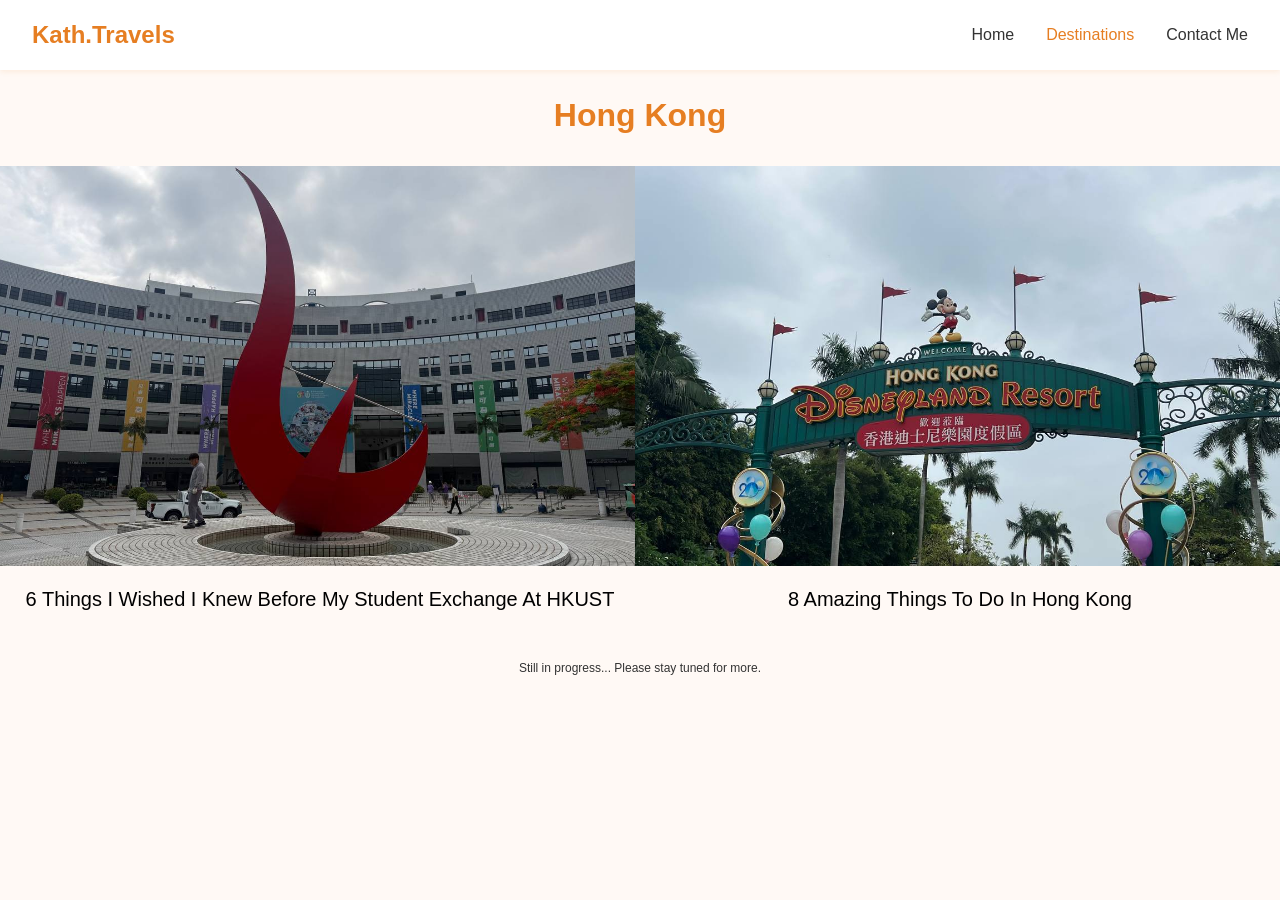
<file: hongkong.html>
<!DOCTYPE html>
<html lang="en"> <!--Primary Content is English-->
<head><!--The head section contains metadata (data processed by browser and search engines that is not visible on the webpage)-->
    <meta charset="UTF-8"> <!--Character encoding scheme, prevents browser from rendering broken symbols-->
    <meta name="viewport" content="width=device-width, initial-scale=1.0"> <!--Mobile responsiveness-->
    <title>Kath.Travels</title>
    <link rel="stylesheet" href="style.css">
</head>

<body>
    <!--Navigation Bar in Desktop View-->
    <nav class="navbar">
    <a href="index.html" class="logo">Kath.Travels</a>

    <!--Menu-->

    <ul class="side-bar">
        <li onclick=hideSidebar() style="cursor:pointer"><svg xmlns="http://www.w3.org/2000/svg" height="24px" viewBox="0 -960 960 960" width="24px" fill="#black"><path d="m256-200-56-56 224-224-224-224 56-56 224 224 224-224 56 56-224 224 224 224-56 56-224-224-224 224Z"/></svg></li>
        <li><a href="index.html" >Home</a></li>
        <li><a href="destinations.html" class="active">Destinations</a></li>
        <li><a href="contact.html">Contact Me</a></li>
       
    </ul>

    <ul class="nav-links">
        <li class = "hideOnMobile"><a href="index.html">Home</a></li>
        <li class = "hideOnMobile"><a href="destinations.html" class="active">Destinations</a></li>
        <li class = "hideOnMobile"><a href="contact.html">Contact Me</a></li>
        <li onclick=showSidebar() style="cursor:pointer" class="menubutton"><svg xmlns="http://www.w3.org/2000/svg" height="24px" viewBox="0 -960 960 960" width="24px" fill="black"><path d="M120-240v-80h720v80H120Zm0-200v-80h720v80H120Zm0-200v-80h720v80H120Z"/></svg></li>
    </ul>
    </nav>

    <section id="articles">
        <h2>Hong Kong</h2>
        <div id="articles-showcase">
            <div class="article-set">
            <a href="hkust.html"><img src="image/HKUST.jpg" class="article-picture"></a>
            <h2>6 Things I Wished I Knew Before My Student Exchange At HKUST</h2>
            </div>

            <div class="article-set">
            <a href="hk-what-to-do.html"><img src="image/Disneyland.jpg" class="article-picture"></a>
            <h2>8 Amazing Things To Do In Hong Kong</h2>
            </div>
        <div>
    </section>

    <footer class="footer">
        <p>Still in progress... Please stay tuned for more.</p>
    </footer>   
    
    <script src="index.js"></script>
</body>
</html>
</file>
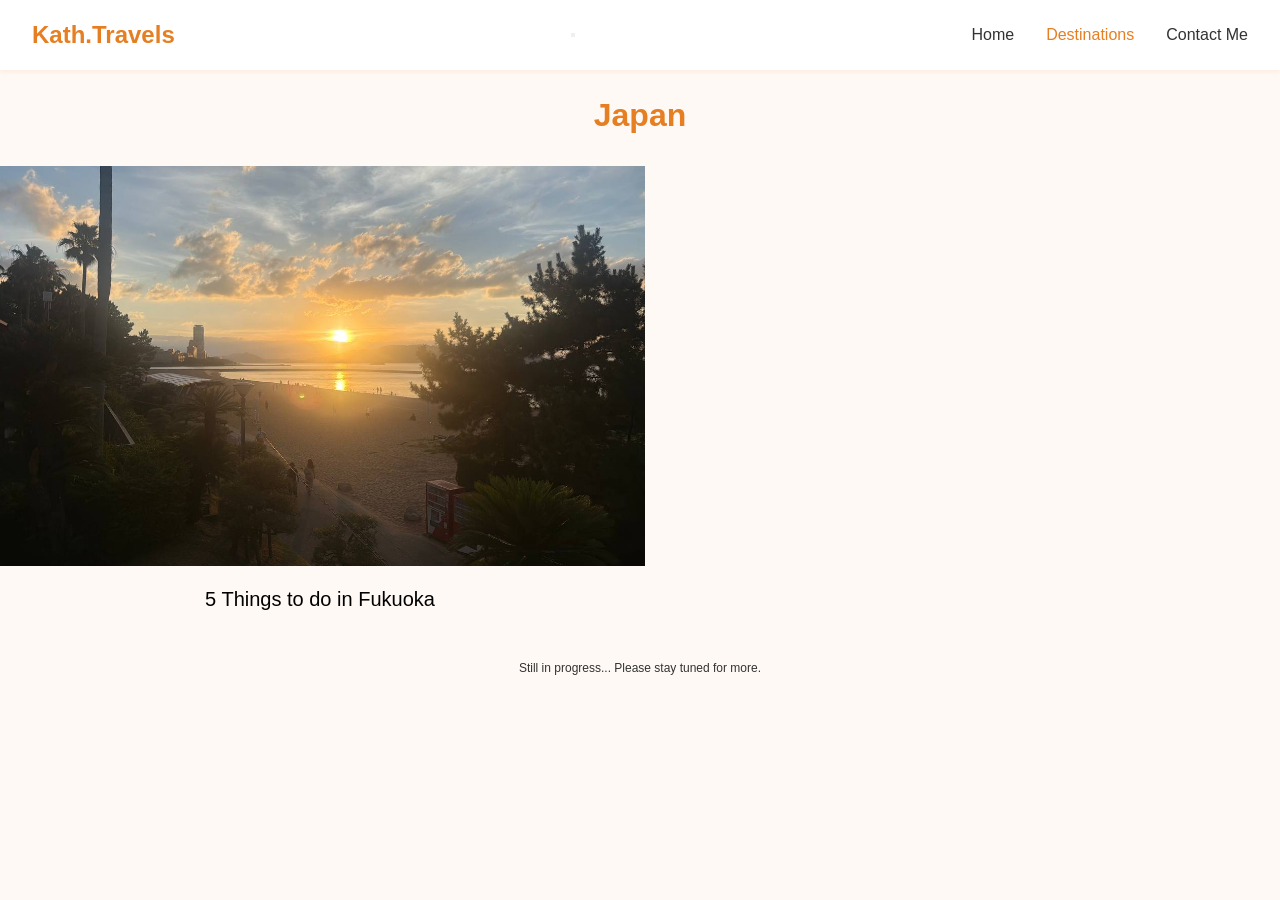
<file: japan.html>
<!DOCTYPE html>
<html lang="en">
<head>
    <meta charset="UTF-8">
    <meta name="viewport" content="width=device-width, initial-scale=1.0">
    <title>Hong Kong</title>
    <link rel="stylesheet" href="style.css">
</head>
<body>
    <nav class="navbar">
        <a href="#" class="logo" onclick="switchSection('home-page')">Kath.Travels</a>

    <button class="menu-toggle" aria-label="Toggle navigation">
        <span class="bar"></span>
        <span class="bar"></span>
        <span class="bar"></span>
    </button>

        <ul class="nav-links">
            <li><a href="index.html" >Home</a></li>
            <li><a href="destinations.html"class="active" >Destinations</a></li>
            <li><a href="contact.html">Contact Me</a></li>
        </ul>
    </nav>

    <section id="articles">
        <h2>Japan</h2>
        <div id="articles-showcase">
            <div class="article-set">
            <a href="japan.html"><img src="image/fukuoka-cover.jpg" class="article-picture"></a>
            <h2>5 Things to do in Fukuoka</h2>
            </div>
        <div>
    </section>

    <footer class="footer">
        <p>Still in progress... Please stay tuned for more.</p>
    </footer>   
    
    <script src="index.js"></script>
</body>
</html>
</file>
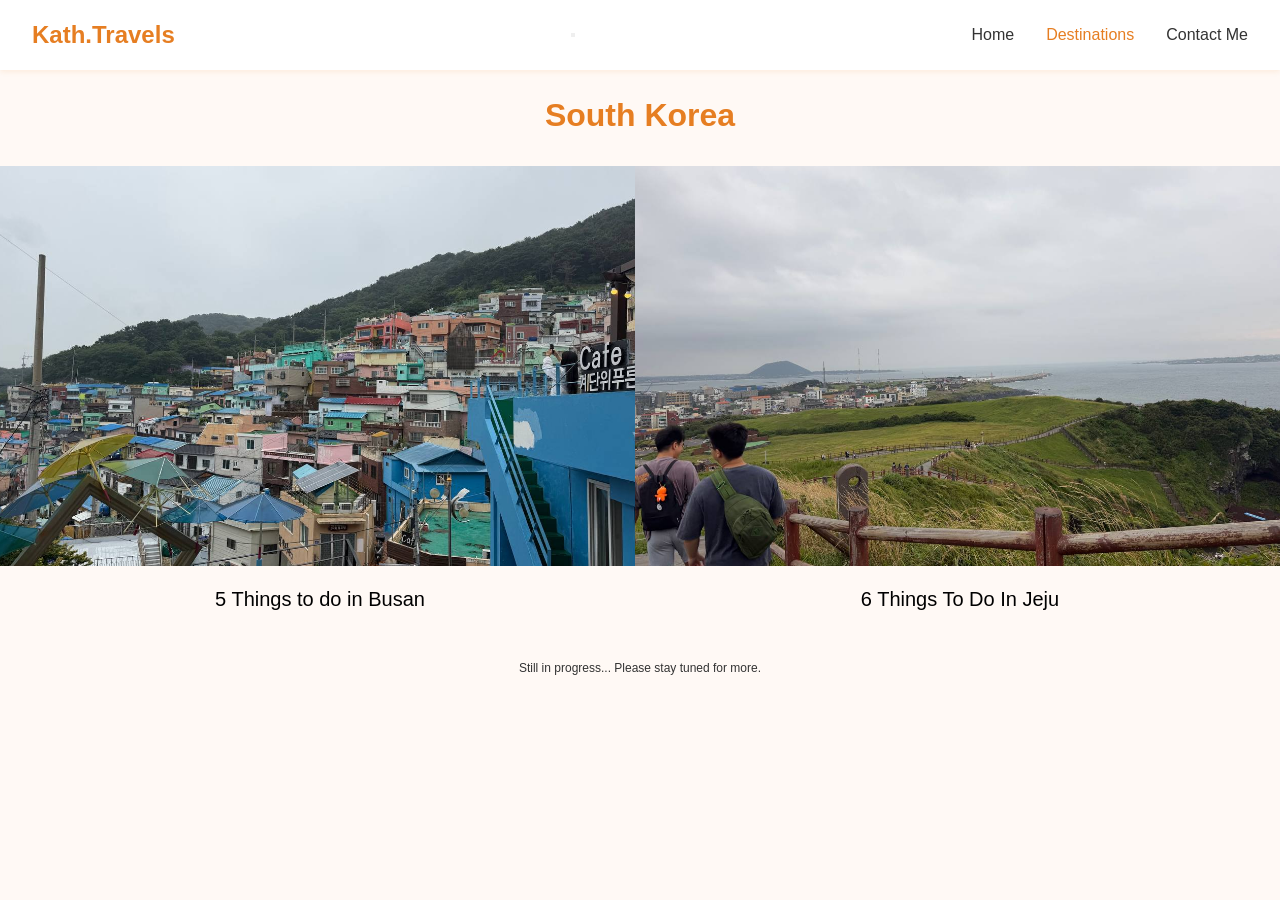
<file: korea.html>
<!DOCTYPE html>
<html lang="en">
<head>
    <meta charset="UTF-8">
    <meta name="viewport" content="width=device-width, initial-scale=1.0">
    <title>Hong Kong</title>
    <link rel="stylesheet" href="style.css">
</head>
<body>
    <nav class="navbar">
        <a href="#" class="logo" onclick="switchSection('home-page')">Kath.Travels</a>

    <button class="menu-toggle" aria-label="Toggle navigation">
        <span class="bar"></span>
        <span class="bar"></span>
        <span class="bar"></span>
    </button>

        <ul class="nav-links">
            <li><a href="index.html" >Home</a></li>
            <li><a href="destinations.html"class="active" >Destinations</a></li>
            <li><a href="contact.html">Contact Me</a></li>
        </ul>
    </nav>

    <section id="articles">
        <h2>South Korea</h2>
        <div id="articles-showcase">
            <div class="article-set">
            <a href="korea.html"><img src="image/busan-cover.jpg" class="article-picture"></a>
            <h2>5 Things to do in Busan</h2>
            </div>

            <div class="article-set">
            <a href="jeju.html"><img src="image/jeju-cover.jpg" class="article-picture"></a>
            <h2>6 Things To Do In Jeju</h2>
            </div>
        <div>
    </section>

    <footer class="footer">
        <p>Still in progress... Please stay tuned for more.</p>
    </footer>   
    
    <script src="index.js"></script>
</body>
</html>
</file>
<file: style.css>
* { /* asterisk is the universal selector in css */
    margin: 0;
    padding: 0;
    box-sizing: border-box; /* border box ensures that padding is within the width that is specified */
    font-family: 'Segoe UI', Tahoma, Geneva, Verdana, sans-serif;
}

:root { /*Setting CSS variables*/
    --background: #fff9f5;
    --primary-orange: #ff9f43;
    --light-orange: #FFD580;
    --dark-orange: #e67e22;
    --text-color: #333333;
    --white: #ffffff;
}

body {
    background-color: var(--background);
    color: var(--text-color);
    line-height: 1.6; /*vertical spacing between lines of text to be 160% of text size*/
    min-height:100vh;
}

h2 {
    font-size: 2rem;
    color: var(--dark-orange);
    margin-bottom: 1.5rem;
    text-align: center;
}

p {
    font-size: 1.2rem;
    margin-bottom: 2rem;
    max-width: 800px;
}


.navbar {
    display: flex;
    justify-content: space-between;
    align-items: center;
    background-color: var(--white);
    padding: 1rem 2rem;
    box-shadow: 0 2px 5px rgba(230, 126, 34, 0.1);
    position: sticky; /*Navigation Bar is freezed*/
    top: 0;
    z-index: 1000; /*High stacking order makes sure all items slide underneath the nav bar*/
}

.nav-links {
    display: flex;
    list-style: none;
    gap: 2rem;
}

.side-bar {
    display: none;
    list-style: none;
    gap: 2rem;
    position:fixed;
    top:0;
    right:0;
    height:100vh;
    width:200px;
    z-index:999;
    background-color:rgba(255,255,255, 0.5);
    box-shadow: -10px 0 10px rgba(180, 151, 151, 0.1);
    flex-direction: column;
    align-items: flex-start;
    justify-content: flex-start;
    padding:25px;
    backdrop-filter: blur(10px);
}

.nav-links a {
    text-decoration: none;
    color: var(--text-color);
    font-weight: 500;
    transition: color 0.3s ease;
}

.side-bar a {
    text-decoration: none;
    color: var(--text-color);
    font-weight: 500;
    transition: color 0.3s ease;
}

/*Interactive states*/
.nav-links a:hover,
.nav-links a.active {
    color: var(--dark-orange);
}

/*Interactive states*/
.side-bar a:hover,
.side-bar a.active {
    color: var(--dark-orange);
}

.menu-button{
    display:none;
}

.logo {
    font-size: 1.5rem;
    font-weight: bold;
    color: var(--dark-orange);
    text-decoration: none;
}

#home-text {
    text-align: center;
    background: linear-gradient(rgba(255, 249, 245, 0.8), rgba(255, 238, 221, 0.8)); /*this is how you get the gradient*/
    display: flex;
    flex-direction: column;
    justify-content: center;
    align-items: center;
    min-height: 90vh;
    padding:40px;
    margin-bottom:2rem;
}

#home-text h1 {
    font-size: 3rem;
    color: var(--dark-orange);
    margin-bottom: 1rem;
}

#about-me-content{
    min-height: 90vh;
}
#about-me{
    display:flex;
    flex-direction:row;
    align-items: center;
    justify-content: center;
    gap:50px;
    padding:0 300px;
}

#about-me-photo{
    width:250px;
    border-radius:10px;
}

#about-me-points{
    justify-content: center;
}

#articles{
    margin-top:20px;
}

#articles-showcase{ /*Grid Display*/
    display:grid;
    grid-template-columns: repeat(2, 1fr);
    grid-auto-rows: auto;
    margin:20px auto;
    justify-items: center;
}

.article-picture{
    width:650px;
    height:400px;
    object-fit:cover;
    align-items: center;
    justify-content: center;
}

.article-set{
    display:flex;
    flex-direction:column;
    align-items:center;
    width:600px;
    gap:10px;
}

.article-set h2{
    font-weight: lighter;
    font-size: 20px;
    color:black;
}

.footer p{
    font-size:12px;
}

.footer{
    display:flex;
    flex-direction: column;
    align-items:center; 
}

.button{
    padding:10px 24px;
    border-radius:20px;
    border-color: lightgrey;
    cursor:pointer;
}

/*CSS Styling for destinations.html*/
.destinations-content{
    margin:20px 20px;
    padding:30px;
}

.destinations-cards{
    margin:40px 30px;
    display:flex;
    flex-direction: row;
    justify-content: space-around;

}

.destination-card-set h2{
    font-size: large;
    color:black;
}

.destination-card-set{
    display:flex;
    flex-direction: column;
    align-items: center;
    justify-content: center;
    box-shadow: 0 4px 15px rgba(0, 0, 0, 0.1);
    border-radius:10px;
    padding:30px;
    width:200px;
    background-color: whitesmoke;
    position:relative;
    overflow: hidden;
}

.destination-card-set.locked a {
    pointer-events: none;
    cursor: default;
}

.destination-card-set.locked .locked {
    position: absolute;
    top: 0;
    left: 0;
    width: 100%;
    height: 100%;
    color:white;
    background: rgba(0, 0, 0, 0.65); /* Dim background */
    backdrop-filter: blur(5px);      /* Blur out the hidden destination image */
    display: flex;
    justify-content: center;
    align-items: center;
    z-index: 10;                     /* Sits over the image and text */
}

/* CSS Styling for contact.html */
.form{
    display:flex;
    flex-direction: column;
    align-items: center;
    margin-top:20px;
}

.contact-inputs{
    display:flex;
    flex-direction:column;
    align-items:center;
    justify-content: center;
    justify-content: space-evenly;
    margin-top:10px;
    margin-bottom:10px;
    border-radius:20px;
    border:  black;
    width:500px;
    padding:20px;
}

/* Mobile */
@media (max-width:768px){
    *{
    margin: 0;
    padding: 0;
    box-sizing: border-box;
    }
    body {
        margin: 0;
        padding: 0;
        padding-top:60px;
    }

    .navbar {
    position: fixed;
    top: 0;
    left: 0;
    width: 100%;
    margin-top: 0; /* Removes any pushing margins */
    z-index: 999;  /* Keeps it on top of other content */
    }

    .contact-inputs{
        width:80vw;
    }
    .hideOnMobile{
        display:none;   
    }
    .menu-button{
        display:block;
        display:none;
    }

}
@media (max-width:768px){
#home-text h1 {
    font-size: 30px;
    color: var(--dark-orange);
    margin-bottom: 1rem;
}

#home-text p {
    font-size: 11px;
    margin-bottom: 1rem;
}

.logo{
    font-size:15px;
}
}

/* Mobile for About Me Section*/
@media (max-width:768px){
#about-me-content{
    min-height: 90vh;
}
#about-me{
    display:flex;
    flex-direction:row;
    align-items: center;
    justify-content: center;
    gap:50px;
    padding:0 20px;
}

#about-me-photo{
    width:120px;
    border-radius:10px;
}

#about-me-points{
    justify-content: center;
    font-size:10px;
}

#about-me-points ul {
    /* Keeps the text readable instead of stretching ultra-wide */
    max-width: 400px; 
    /* Centers the actual bullet-point block */
    margin: 0 auto; 
    gap:5px;
    display:flex;
    flex-direction: column;
}
}

/* Mobile for the Articles Showcase*/
@media (max-width:768px){
#articles-showcase {
        /* Changes side-by-side grid to 1 stacked column */
        grid-template-columns: 1fr; 
        row-gap: 30px; /* Adds space between stacked articles */
        padding: 0 15px; /* Keeps text away from phone screen edges */
    }

    .article-set {
        /* Removes fixed 600px so it can shrink safely on phones */
        width: 100%; 
        max-width: 600px; 
    }
    .article-picture {
        /* Removes fixed 650px and 400px so photos fit mobile screens */
        width: 100%; 
        max-width: 650px;
        height: auto; 
        /* Keeps your exact desktop photo proportions without distortion */
        aspect-ratio: 650 / 400; 
    }
    
    .article-set h2 {
        text-align: center; /* Centers article titles nicely on mobile layouts */
    }
}


/* Desktop - specifically hamburger menu not visible in desktop view */
@media screen and (min-width: 768px) {
  .menubutton {
    display: none !important;
  }
}

/*Mobile for Destinations*/
@media (max-width:768px){
.destinations-cards{
    margin:40px 40px;
    display:flex;
    flex-direction: column;
    align-items: center;
}
.destination-card-set{
    margin-bottom: 30px;
}
}
</file>
<file: posts.css>
* { /* asterisk is the universal selector in css */
    margin: 0;
    padding: 0;
    box-sizing: border-box; /* border box ensures that padding is within the width that is specified */
    font-family: 'Segoe UI', Tahoma, Geneva, Verdana, sans-serif;
}

:root { /*Setting CSS variables*/
    --background: #fff9f5;
    --primary-orange: #ff9f43;
    --light-orange: #FFD580;
    --dark-orange: #e67e22;
    --text-color: #333333;
    --white: #ffffff;
}

body {
    background-color: var(--background);
    color: var(--text-color);
    line-height: 1.6; /*vertical spacing between lines of text to be 160% of text size*/
    min-height:100vh;
}

h2 {
    font-size: 2rem;
    color: var(--dark-orange);
    margin-bottom: 1.5rem;
    text-align: center;
}

p {
    font-size: 1.2rem;
    margin-bottom: 2rem;
    max-width: 800px;
}


.navbar {
    display: flex;
    justify-content: space-between;
    align-items: center;
    background-color: var(--white);
    padding: 1rem 2rem;
    box-shadow: 0 2px 5px rgba(230, 126, 34, 0.1);
    position: sticky; /*Navigation Bar is freezed*/
    top: 0;
    z-index: 1000; /*High stacking order makes sure all items slide underneath the nav bar*/
}

.nav-links {
    display: flex;
    list-style: none;
    gap: 2rem;
}

.side-bar {
    display: none;
    list-style: none;
    gap: 2rem;
    position:fixed;
    top:0;
    right:0;
    height:100vh;
    width:200px;
    z-index:999;
    background-color:rgba(255,255,255, 0.5);
    box-shadow: -10px 0 10px rgba(180, 151, 151, 0.1);
    flex-direction: column;
    align-items: flex-start;
    justify-content: flex-start;
    padding:25px;
    backdrop-filter: blur(10px);
}

.nav-links a {
    text-decoration: none;
    color: var(--text-color);
    font-weight: 500;
    transition: color 0.3s ease;
}

.side-bar a {
    text-decoration: none;
    color: var(--text-color);
    font-weight: 500;
    transition: color 0.3s ease;
}

/*Interactive states*/
.nav-links a:hover,
.nav-links a.active {
    color: var(--dark-orange);
}

/*Interactive states*/
.side-bar a:hover,
.side-bar a.active {
    color: var(--dark-orange);
}

.menu-button{
    display:none;
}

.logo {
    font-size: 1.5rem;
    font-weight: bold;
    color: var(--dark-orange);
    text-decoration: none;
}

/* Main center layout grid wrapper */
.blog-container {
    max-width: 1000px;
    margin: 3rem auto;
    padding: 0 24px;
}

/* Header Text Frame */
.header {
    text-align: center;
    margin-bottom: 2.5rem;
}

#title{
    font-size:40px;
}

.date {
    font-size: 0.9rem;
    color: #777777;
    text-transform: uppercase;
    letter-spacing: 1px;
    margin-bottom: 0.8rem;
}

.header h1 {
    font-size: 2.8rem;
    color: var(--dark-orange);
    line-height: 1.2;
    margin-bottom: 1rem;
}

.header p {
    font-size: 1.25rem;
    color: #666666;
    line-height: 1.5;
    font-style: italic;
    max-width: 700px;
    margin: 0 auto;
}

.landscape-image {
    display:block;
    margin-left:auto;
    margin-right:auto;
    width: 80%;
    margin-bottom: 3rem
}

.blog-content {
    line-height: 1.8;
    color: var(--text-color);
}

.blog-content p {
    font-size: 1.15rem;
    margin-bottom: 1.8rem;
}

.blog-content h2 {
    font-size: 1.85rem;
    color: var(--dark-orange);
    margin: 2.5rem 0 1rem 0;
    text-align: left; /* Aligns left organically within articles */
}

.portrait-image{
    display:flex;
    flex-direction:row;
    gap:20px;
    justify-content: center;
}

.portrait-image img{

    gap:20px;
    width:30%;
}

.portrait-image img {
    width: 300px;
    height:400px;
    object-fit: cover;
    box-shadow: 0 6px 20px rgba(0, 0, 0, 0.08);
    align-items: center;
}

/* Clean double column image gallery inside content */
.blog-gallery {
    display: flex;
    gap: 20px;
    margin: 2.5rem 0;
}

.blog-gallery img {
    flex: 1;
    width: 50%;
    height: 300px;
    object-fit: cover;
    border-radius: 8px;
}

/* Mobile */
@media (max-width:768px){
    *{
    margin: 0;
    padding: 0;
    box-sizing: border-box;
    }
    body {
        margin: 0;
        padding: 0;
        padding-top:60px;
    }

    .navbar {
    position: fixed;
    top: 0;
    left: 0;
    width: 100%;
    margin-top: 0; /* Removes any pushing margins */
    z-index: 999;  /* Keeps it on top of other content */
    }
    
    .contact-inputs{
        width:80vw;
    }
    .hideOnMobile{
        display:none;   
    }
    .menu-button{
        display:block;
        display:none;
    }
    .logo{
    font-size:15px;
    }

    .portrait-image {
        /* Stacks portrait images vertically instead of crammed side-by-side */
        flex-direction: column; 
        align-items: center;
        gap: 25px; /* Vertical gap between stacked photos */
        padding: 0 20px; /* Prevents images from touching the absolute screen edges */
    }

    .portrait-image img {
        /* Overrides the hardcoded 300px/30% desktop widths so it shrinks safely */
        width: 100%; 
        max-width: 320px; /* Keeps the portrait look clean without letting it get massive */
        
        /* Adapts height fluidly while keeping your original 300x400 aspect ratio shape */
        height: auto; 
        aspect-ratio: 300 / 400; 
    }
    .landscape-image {
        /* Bumps up width from 80% to 90% or 100% so it utilizes tight screen space better */
        width: 90%; 
        max-width: 100%;
        margin-bottom: 2rem; /* Slightly reduced spacing for shorter mobile viewports */
    }

    .date {
    font-size: 8px;
}

.header h1 {
    font-size:30px;
}

.header p {
    font-size: 10px;
    color: #666666;
    line-height: 1.5;
    font-style: italic;
    max-width: 700px;
    margin: 0 auto;
}

.blog-content p {
    font-size: 10px;
}

.blog-content h2 {
    font-size: 15px;
    color: var(--dark-orange);
    margin: 2.5rem 0 1rem 0;
    text-align: left;
}
}

/* Desktop - specifically hamburger menu not visible in desktop view */
@media screen and (min-width: 768px) {
  .menubutton {
    display: none !important;
  }
}
</file>
